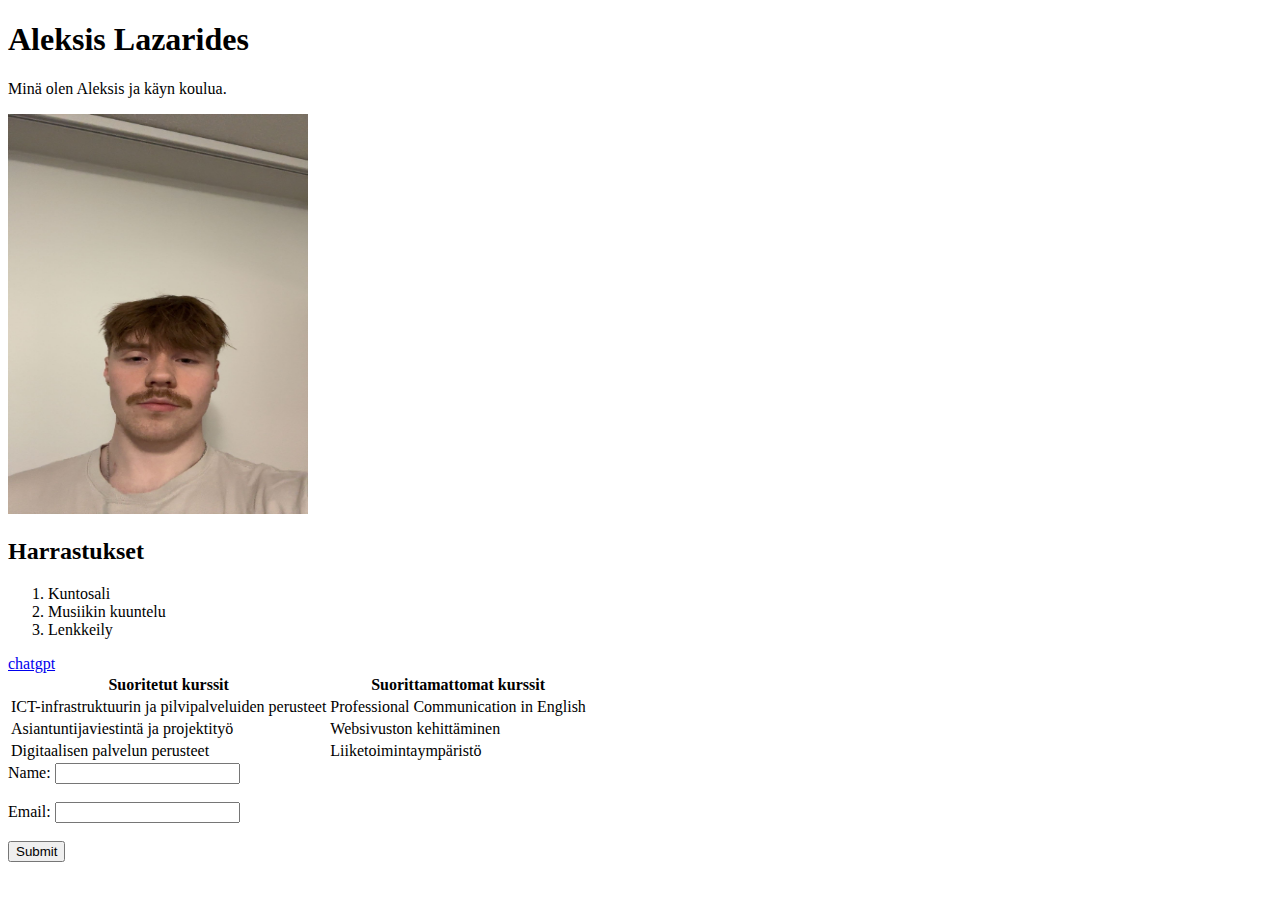
<file: WS01_HTML/index.html>
<!DOCTYPE html>
<html>
    <head>
        <title>My First HTML Page</title>
    </head>
    <body>
        <h1>Aleksis Lazarides</h1>
        <p>Minä olen Aleksis ja käyn koulua.</p>
        <img src="aleksiskuva.jpg" alt="Aleksis Lazarides"
        width ="300" height="400">
        <h2>Harrastukset</h2>
    <ol>
        <li>Kuntosali</li>
        <li>Musiikin kuuntelu</li>
        <li>Lenkkeily</li>
    </ol>
    <a href="https://chatgpt.com/">chatgpt</a>
    <table>
    <tr>
        <th>Suoritetut kurssit</th>
        <th>Suorittamattomat kurssit</th>
    </tr>
    <tr>
        <td>ICT-infrastruktuurin ja pilvipalveluiden perusteet</td>
        <td>Professional Communication in English</td>
    </tr>
    <tr>
        <td> Asiantuntijaviestintä ja projektityö</td>
        <td>Websivuston kehittäminen</td>
    </tr>
    <tr>
        <td>Digitaalisen palvelun perusteet</td>
        <td>Liiketoimintaympäristö</td>
    </tr>
    </table>
    <form>
    <label for="name">Name:</label>
    <input type="text" id="name" name="name"><br><br>
    <label for="email">Email:</label>
    <input type="email" id="email" name="email"><br><br>
    <input type="submit" value="Submit">
    </form>
</body>
</html>
</file>
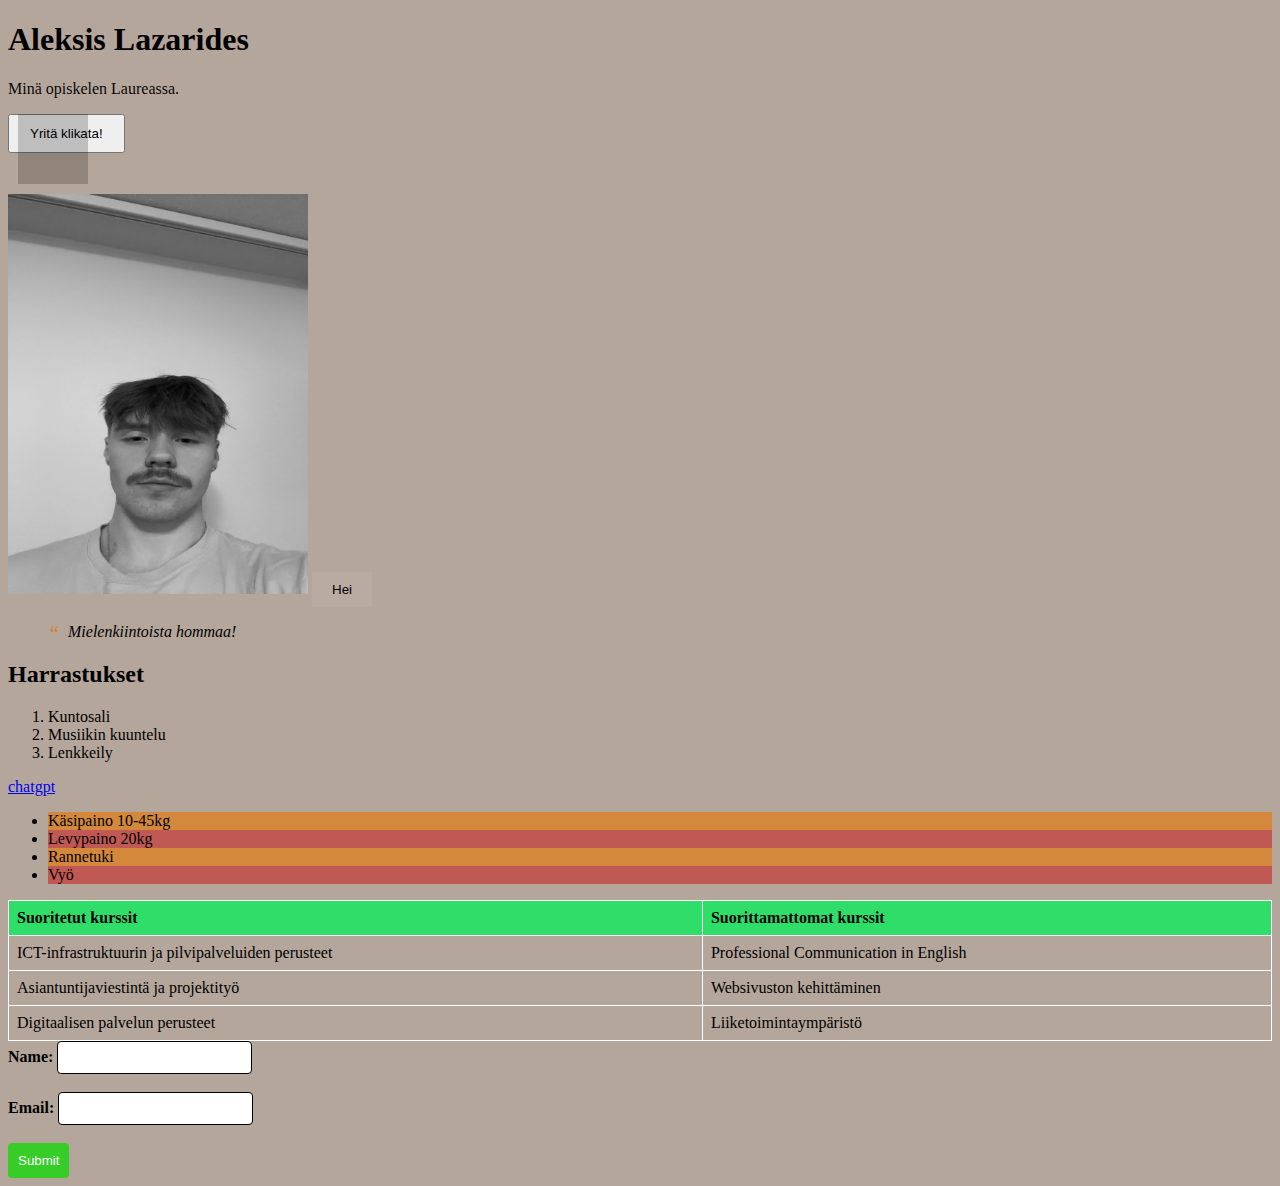
<file: WS03_CSS_Advance/index.html>
<!DOCTYPE html>
<html>
    <head>
        <title>My First HTML Page</title>
        <link rel="stylesheet" href="styles/style.css">
    </head>
    <body>
        <h1>Aleksis Lazarides</h1>
        <p>Minä opiskelen Laureassa.</p>
        <button id="escapeBtn" style="position: absolute; padding: 10px 20px;">
  Yritä klikata!
</button>

<script>
const btn = document.getElementById('escapeBtn');
btn.addEventListener('mouseover', () => {
  const x = Math.random() * (window.innerWidth - 100);
  const y = Math.random() * (window.innerHeight - 50);
  btn.style.left = x + 'px';
  btn.style.top = y + 'px';
});
</script>
        <div class="animation-box"></div>
        <img src="./images/aleksiskuva.jpg" alt="Aleksis Lazarides" class="filter-image"
        width ="300" height="400">
        <button class="transition-button">Hei</button>
        <blockquote class="quote">
        Mielenkiintoista hommaa!
      </blockquote>
        <h2>Harrastukset</h2>
    <ol>
        <li>Kuntosali</li>
        <li>Musiikin kuuntelu</li>
        <li>Lenkkeily</li>
    </ol>
    <a href="https://chatgpt.com/">chatgpt</a>
    <table>
    <tr>
        <th>Suoritetut kurssit</th>
        <th>Suorittamattomat kurssit</th>
    </tr>
    <tr>
        <td>ICT-infrastruktuurin ja pilvipalveluiden perusteet</td>
        <td>Professional Communication in English</td>
    </tr>
    <tr>
        <td> Asiantuntijaviestintä ja projektityö</td>
        <td>Websivuston kehittäminen</td>
    </tr>
    <tr>
        <td>Digitaalisen palvelun perusteet</td>
        <td>Liiketoimintaympäristö</td>
    </tr>
    <ul class="pseudo-list">
        <li>Käsipaino 10-45kg</li>
        <li>Levypaino 20kg</li>
        <li>Rannetuki</li>
        <li>Vyö</li>
      </ul>
    </table>
    <form>
    <label for="name">Name:</label>
    <input type="text" id="name" name="name"><br><br>
    <label for="email">Email:</label>
    <input type="email" id="email" name="email"><br><br>
    <input type="submit" value="Submit">
    </form>
</body>
</html>
</file>
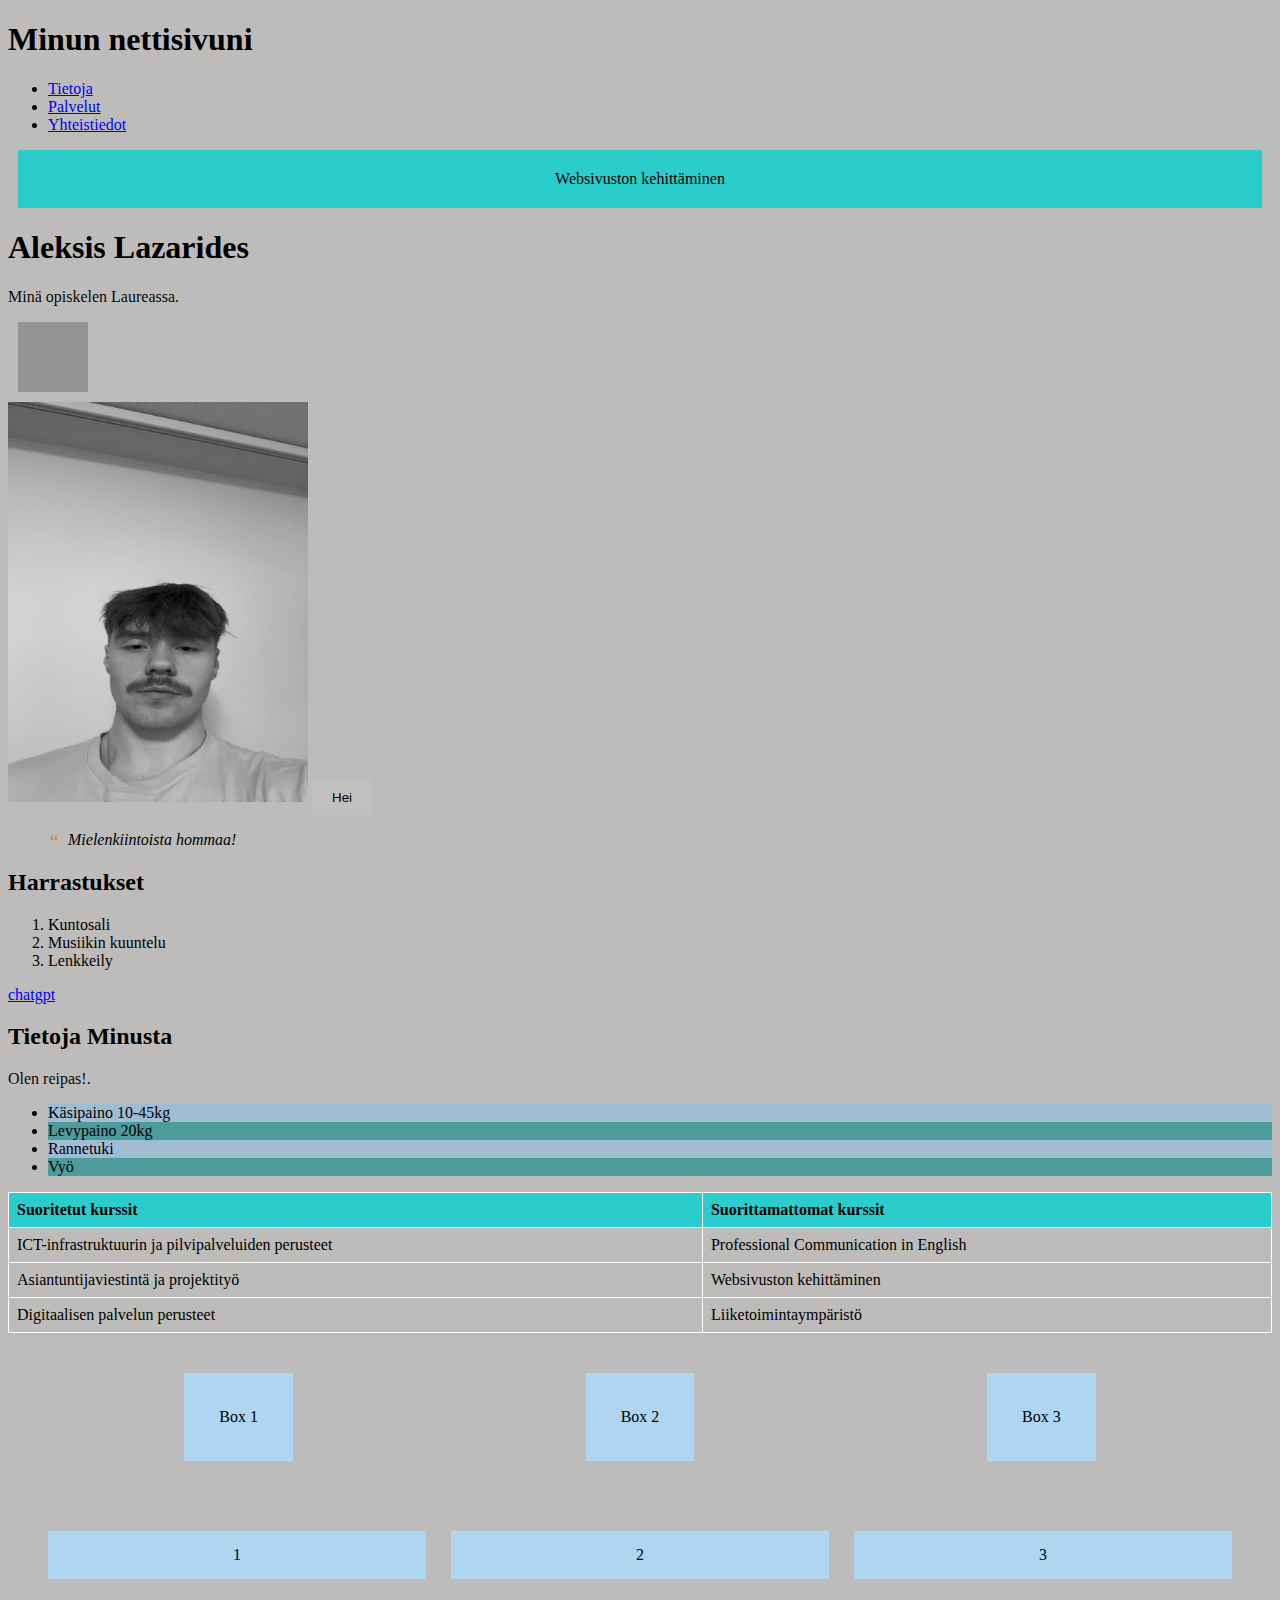
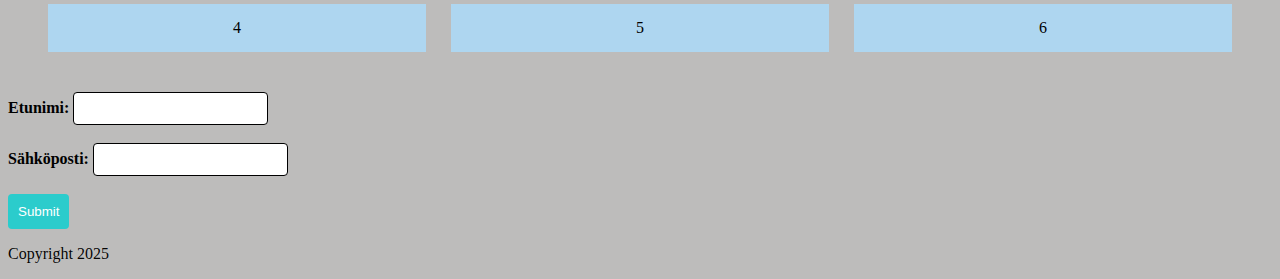
<file: WS04_Layout/index.html>
<!DOCTYPE html>
<html>

<head>
    <title>My First HTML Page</title>
    <link rel="stylesheet" href="styles/style.css">
</head>

<body>
    <header>
        <h1>Minun nettisivuni</h1>
        <nav>
            <ul>
                <li><a href="#about">Tietoja</a></li>
                <li><a href="#services">Palvelut</a></li>
                <li><a href="#contact">Yhteistiedot</a></li>
            </ul>
        </nav>
    </header>
<main>
    <div class="responsive-box">Websivuston kehittäminen</div>
    <h1>Aleksis Lazarides</h1>
    <p>Minä opiskelen Laureassa.</p>
    <div class="animation-box"></div>
    <img src="./images/aleksiskuva.jpg" alt="Aleksis Lazarides" class="filter-image" width="300" height="400">
    <button class="transition-button">Hei</button>
    <blockquote class="quote">
        Mielenkiintoista hommaa!
    </blockquote>
    <h2>Harrastukset</h2>
    <ol>
        <li>Kuntosali</li>
        <li>Musiikin kuuntelu</li>
        <li>Lenkkeily</li>
    </ol>
    <a href="https://chatgpt.com/">chatgpt</a>
    <table>
            <section id="about">
                <h2>Tietoja Minusta</h2>
                <p>Olen reipas!.</p>
            </section>
        
        <tr>
            <th>Suoritetut kurssit</th>
            <th>Suorittamattomat kurssit</th>
        </tr>
        <tr>
            <td>ICT-infrastruktuurin ja pilvipalveluiden perusteet</td>
            <td>Professional Communication in English</td>
        </tr>
        <tr>
            <td> Asiantuntijaviestintä ja projektityö</td>
            <td>Websivuston kehittäminen</td>
        </tr>
        <tr>
            <td>Digitaalisen palvelun perusteet</td>
            <td>Liiketoimintaympäristö</td>
        </tr>
        <ul class="pseudo-list">
            <li>Käsipaino 10-45kg</li>
            <li>Levypaino 20kg</li>
            <li>Rannetuki</li>
            <li>Vyö</li>
        </ul>
    </table>
    <form>
        <div class="flex-container">
            <div class="box">Box 1</div>
            <div class="box">Box 2</div>
            <div class="box">Box 3</div>
        </div>
        <div class="grid-container">
            <div class="grid-item">1</div>
            <div class="grid-item">2</div>
            <div class="grid-item">3</div>
            <div class="grid-item">4</div>
            <div class="grid-item">5</div>
            <div class="grid-item">6</div>
        </div>
        <label for="name">Etunimi:</label>
        <input type="text" id="name" name="name"><br><br>
        <label for="email">Sähköposti:</label>
        <input type="email" id="email" name="email"><br><br>
        <input type="submit" value="Submit">
    </form>
    </div>
    </main>
    <footer>
        <p>Copyright 2025</p>
    </footer>
</body>

</html>
</file>
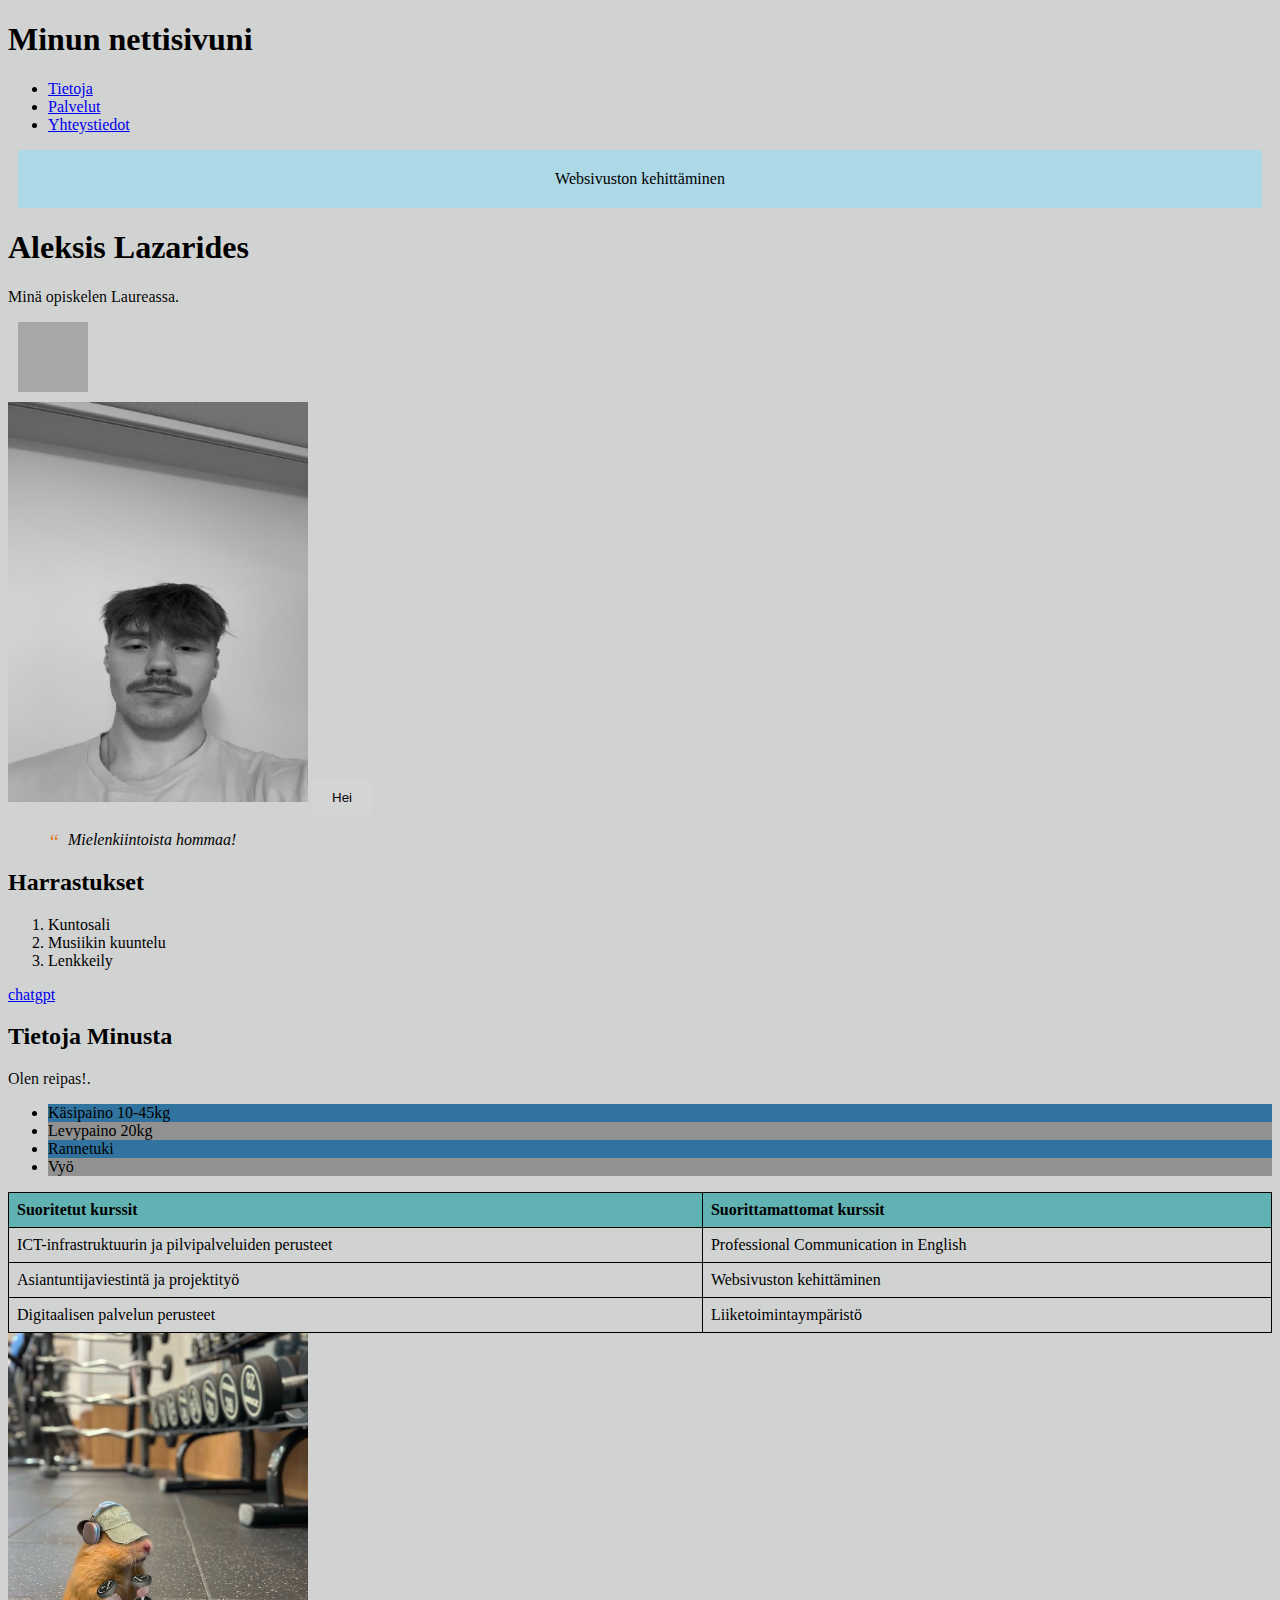
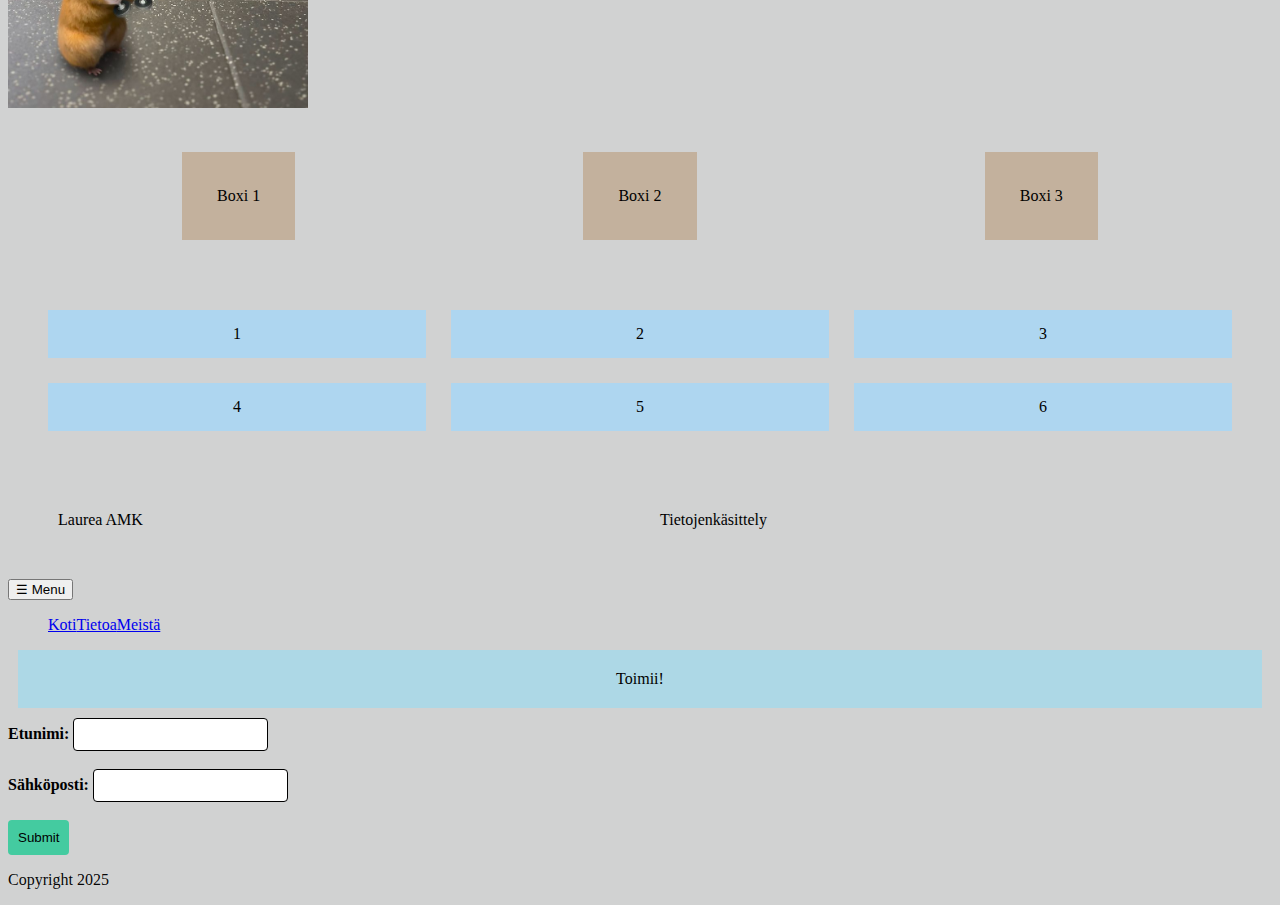
<file: WS05_Respo/index.html>
<!DOCTYPE html>
<html lang="fi">
<html>
  <head>
     <meta charset="UTF-8">
    <meta name="viewport" content="width=device-width, initial-scale=1.0">
    <title>My First HTML Page</title>
    <link rel="stylesheet" href="styles/style.css" />
  </head>
  <body>
    <header>
      <h1>Minun nettisivuni</h1>
      <nav>
        <ul>
          <li>
            <a href="#about">Tietoja</a>
          </li>
          <li>
            <a href="#services">Palvelut</a>
          </li>
          <li>
            <a href="#contact">Yhteystiedot</a>
          </li>
        </ul>
      </nav>
    </header>
    <main>
      <div class="responsive-box">Websivuston kehittäminen</div>
      <h1>Aleksis Lazarides</h1>
      <p>Minä opiskelen Laureassa.</p>
      <div class="animation-box"></div>
      <img
        src="./images/aleksiskuva.jpg"
        alt="Aleksis Lazarides"
        class="filter-image"
        width="300"
        height="400"
      />
      <button class="transition-button">Hei</button>
      <blockquote class="quote">Mielenkiintoista hommaa!</blockquote>
      <h2>Harrastukset</h2>
      <ol>
        <li>Kuntosali</li>
        <li>Musiikin kuuntelu</li>
        <li>Lenkkeily</li>
      </ol>
      <a href="https://chatgpt.com/">chatgpt</a>
      <table>
        <section id="about">
          <h2>Tietoja Minusta</h2>
          <p>Olen reipas!.</p>
        </section>
        <tr>
          <th>Suoritetut kurssit</th>
          <th>Suorittamattomat kurssit</th>
        </tr>
        <tr>
          <td>ICT-infrastruktuurin ja pilvipalveluiden perusteet</td>
          <td>Professional Communication in English</td>
        </tr>
        <tr>
          <td>Asiantuntijaviestintä ja projektityö</td>
          <td>Websivuston kehittäminen</td>
        </tr>
        <tr>
          <td>Digitaalisen palvelun perusteet</td>
          <td>Liiketoimintaympäristö</td>
        </tr>
        <ul class="pseudo-list">
          <li>Käsipaino 10-45kg</li>
          <li>Levypaino 20kg</li>
          <li>Rannetuki</li>
          <li>Vyö</li>
        </ul>
      </table>
      <form>
        <img src="./images/marsu.jpg" alt="Responsive Image" class="responsive-image" width="300"
        height="400">
        <div class="flex-container">
          <div class="box">Boxi 1</div>
          <div class="box">Boxi 2</div>
          <div class="box">Boxi 3</div>
        </div>
        <div class="grid-container">
          <div class="grid-item">1</div>
          <div class="grid-item">2</div>
          <div class="grid-item">3</div>
          <div class="grid-item">4</div>
          <div class="grid-item">5</div>
          <div class="grid-item">6</div>
        </div>
        <div class="responsive-container">
      <div class="column">Laurea AMK</div>
      <div class="column">Tietojenkäsittely</div>
    </div>
    <nav class="responsive-nav">
      <button class="menu-toggle">☰ Menu</button>
      <ul class="nav-list">
        <li><a href="#">Koti</a></li>
        <li><a href="#">Tietoa</a></li>
        <li><a href="#">Meistä</a></li>
      </ul>
    </nav>
    <div class="media-query-box">Toimii!</div>
        <label for="name">Etunimi:</label>
        <input type="text" id="name" name="name" />
        <br />
        <br />
        <label for="email">Sähköposti:</label>
        <input type="email" id="email" name="email" />
        <br />
        <br />
        <input type="submit" value="Submit" />
      </form>
    </main>
    <footer>
      <p>Copyright 2025</p>
    </footer>
  </body>
</html>
</file>
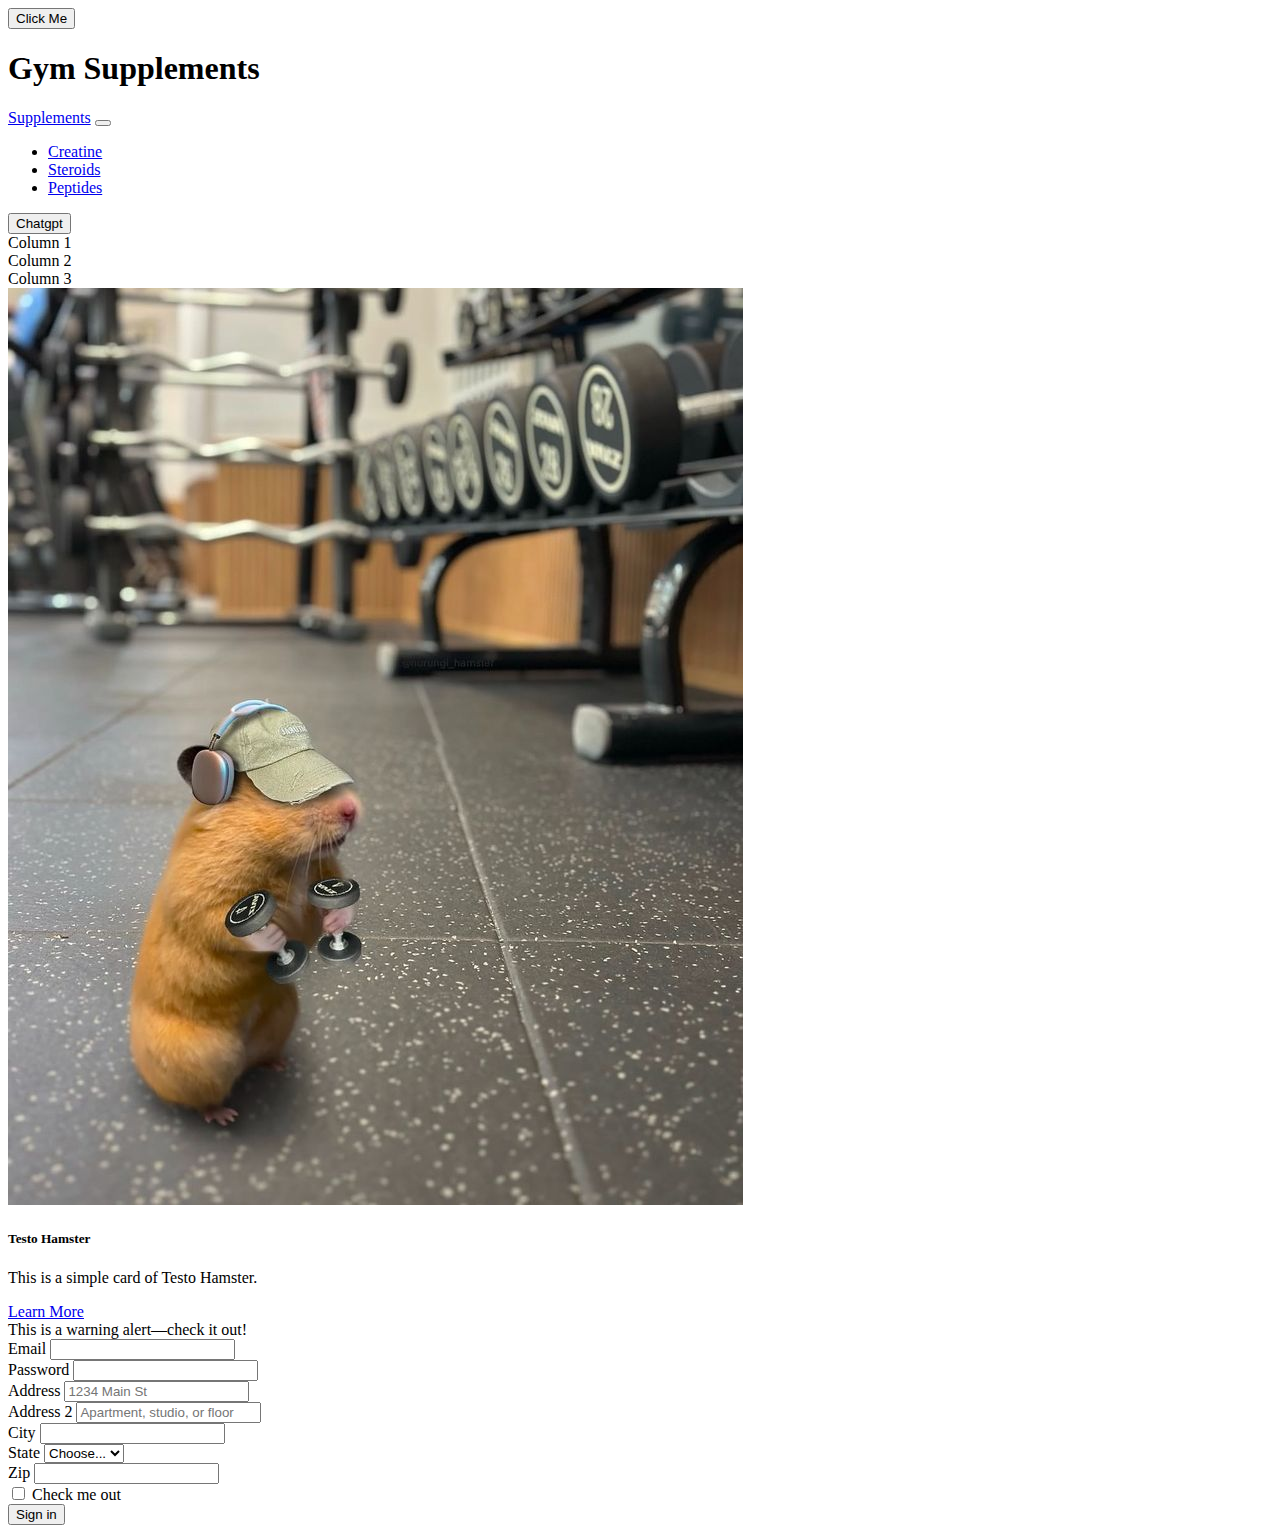
<file: WS06_Boot/index.html>
<!DOCTYPE html>
<html lang="en">
  <head>
    <meta charset="utf-8">
    <meta name="viewport" content="width=device-width, initial-scale=1">
    <title>Bootstrap demo</title>
    <link href="https://cdn.jsdelivr.net/npm/bootstrap@5.3.8/dist/css/bootstrap.min.css" rel="stylesheet" integrity="sha384-sRIl4kxILFvY47J16cr9ZwB07vP4J8+LH7qKQnuqkuIAvNWLzeN8tE5YBujZqJLB" crossorigin="anonymous">
  </head>
  <body>
    <button class="btn btn-secondary">Click Me</button>
    <h1>Gym Supplements</h1>
    <nav class="navbar navbar-expand-lg navbar-light bg-light">
      <a class="navbar-brand" href="#">Supplements</a>
      <button class="navbar-toggler" type="button" data-toggle="collapse" data-target="#navbarNav" aria-controls="navbarNav" aria-expanded="false" aria-label="Toggle navigation">
        <span class="navbar-toggler-icon"></span>
      </button>
      <div class="collapse navbar-collapse" id="navbarNav">
        <ul class="navbar-nav">
          <li class="nav-item active">
            <a class="nav-link" href="#">Creatine</a>
          </li>
          <li class="nav-item">
            <a class="nav-link" href="#">Steroids</a>
          </li>
          <li class="nav-item">
            <a class="nav-link" href="#">Peptides</a>
          </li>
        </ul>
      </div>
    </nav>
    <a href="https://chatgpt.com/">
  <button>Chatgpt</button>
</a>
    <script src="https://cdn.jsdelivr.net/npm/bootstrap@5.3.8/dist/js/bootstrap.bundle.min.js" integrity="sha384-FKyoEForCGlyvwx9Hj09JcYn3nv7wiPVlz7YYwJrWVcXK/BmnVDxM+D2scQbITxI" crossorigin="anonymous"></script>
    <div class="container">
      <div class="row">
        <div class="col-md-4 col-12">Column 1</div>
        <div class="col-md-4 col-12">Column 2</div>
        <div class="col-md-4 col-12">Column 3</div>
      </div>
    </div>
    <div class="card" style="width: 18rem;">
      <img src="./images/marsu.jpg" class="card-img-top" alt="Card Image">
      <div class="card-body">
        <h5 class="card-title">Testo Hamster</h5>
        <p class="card-text">This is a simple card of Testo Hamster.</p>
        <a href="#" class="btn btn-secondary">Learn More</a>
      </div>
    </div>
    <div class="alert alert-danger" role="alert">
      This is a warning alert—check it out!
    </div>

    <form class="row g-3">
  <div class="col-md-6">
    <label for="inputEmail4" class="form-label">Email</label>
    <input type="email" class="form-control" id="inputEmail4">
  </div>
  <div class="col-md-6">
    <label for="inputPassword4" class="form-label">Password</label>
    <input type="password" class="form-control" id="inputPassword4">
  </div>
  <div class="col-12">
    <label for="inputAddress" class="form-label">Address</label>
    <input type="text" class="form-control" id="inputAddress" placeholder="1234 Main St">
  </div>
  <div class="col-12">
    <label for="inputAddress2" class="form-label">Address 2</label>
    <input type="text" class="form-control" id="inputAddress2" placeholder="Apartment, studio, or floor">
  </div>
  <div class="col-md-6">
    <label for="inputCity" class="form-label">City</label>
    <input type="text" class="form-control" id="inputCity">
  </div>
  <div class="col-md-4">
    <label for="inputState" class="form-label">State</label>
    <select id="inputState" class="form-select">
      <option selected>Choose...</option>
      <option>...</option>
    </select>
  </div>
  <div class="col-md-2">
    <label for="inputZip" class="form-label">Zip</label>
    <input type="text" class="form-control" id="inputZip">
  </div>
  <div class="col-12">
    <div class="form-check">
      <input class="form-check-input" type="checkbox" id="gridCheck">
      <label class="form-check-label" for="gridCheck">
        Check me out
      </label>
    </div>
  </div>
  <div class="col-12">
    <button type="submit" class="btn btn-primary">Sign in</button>
  </div>
</form>
  </body>
</html>
</file>
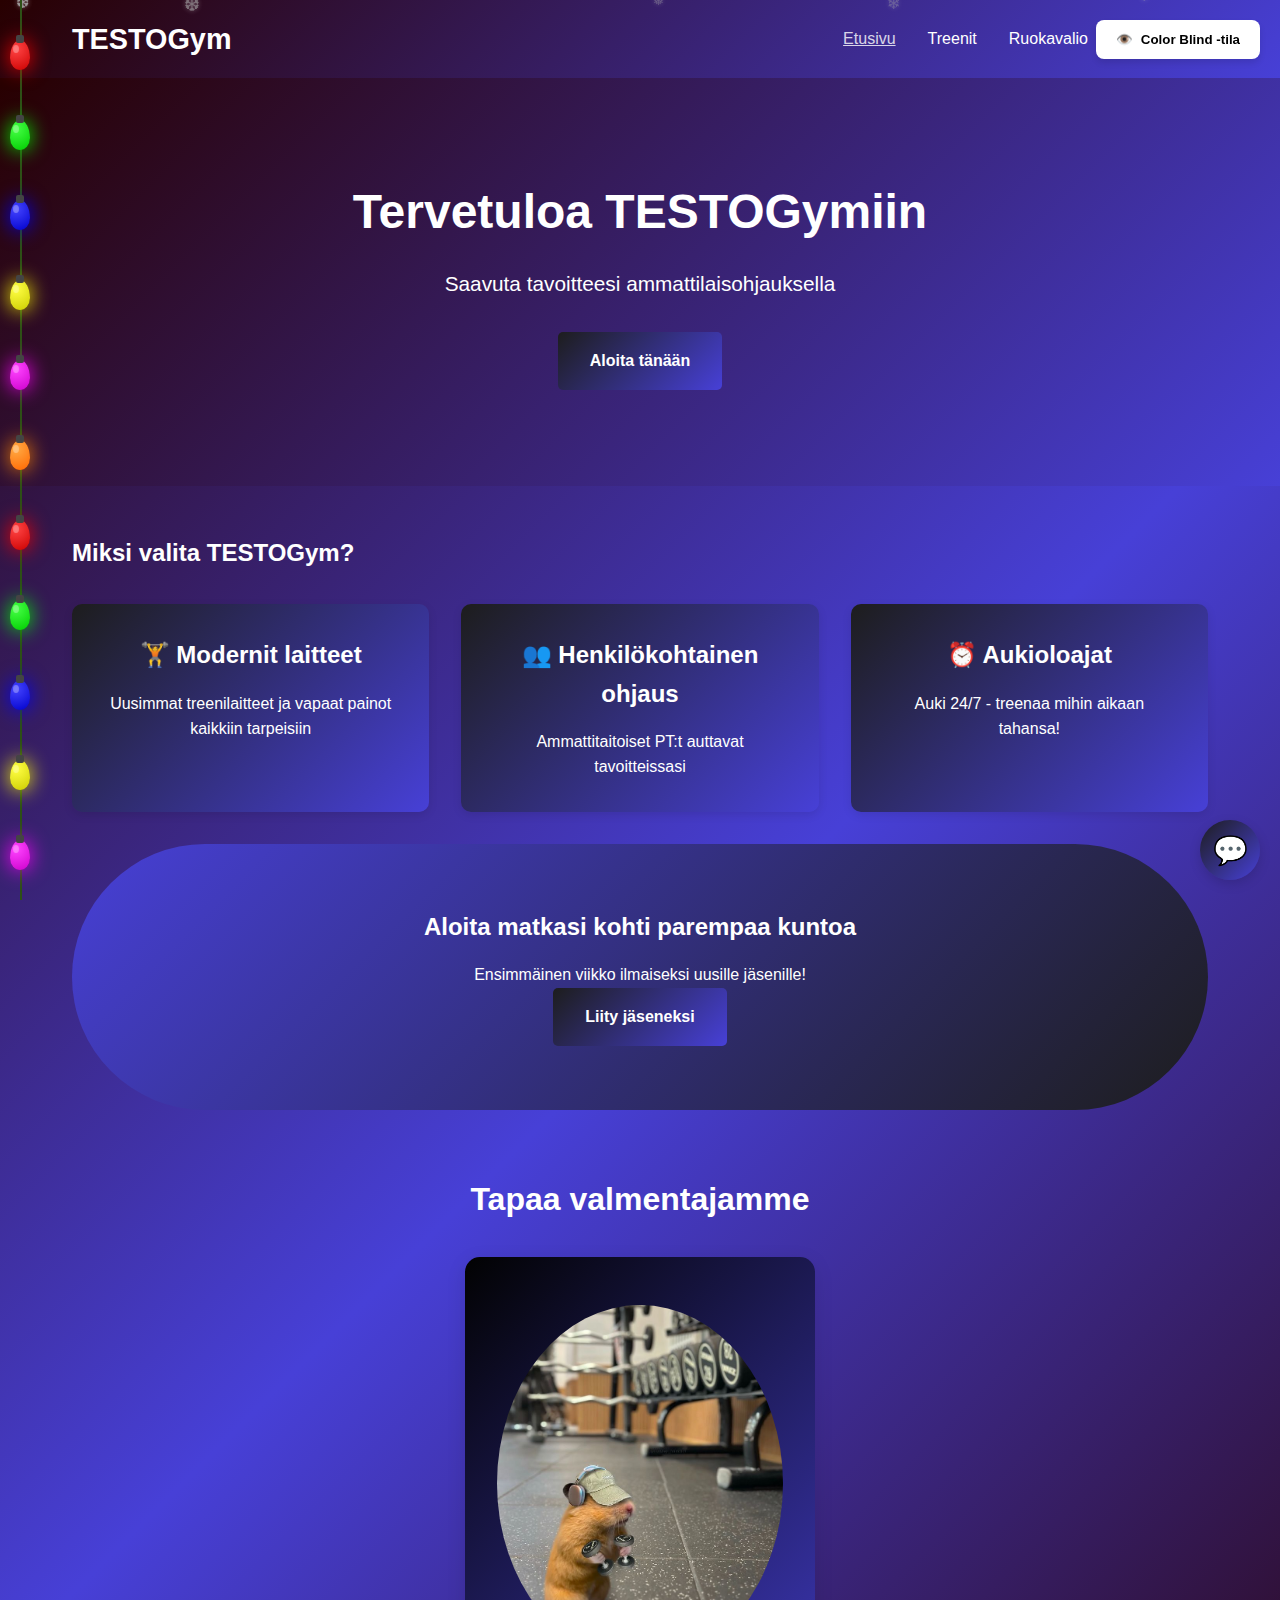
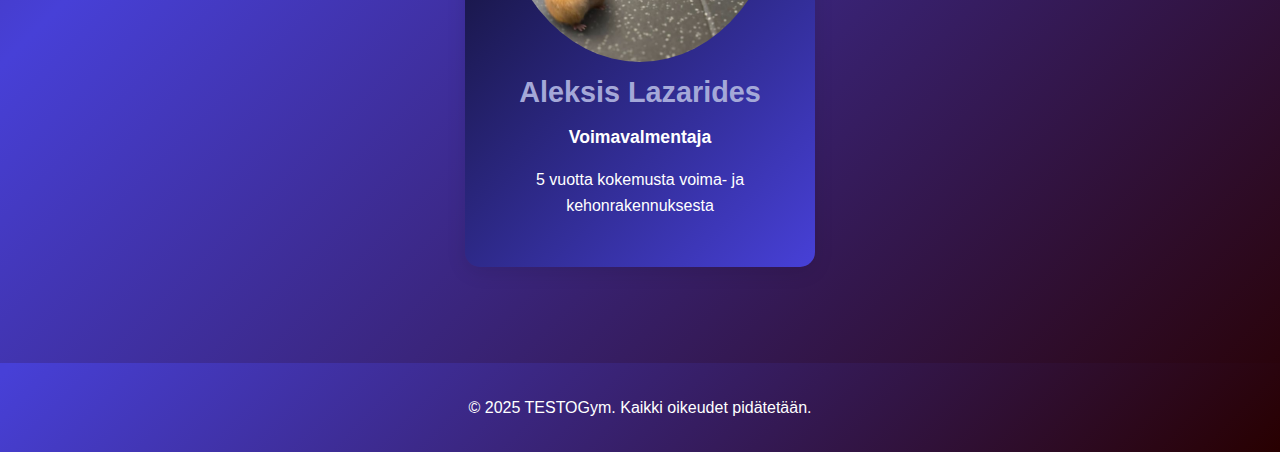
<file: WS07_Projekityo/index.html>
<!DOCTYPE html>
<html lang="fi">
<head>
    <meta charset="UTF-8">
    <meta name="viewport" content="width=device-width, initial-scale=1.0">
    <title>TESTOGym - Etusivu</title>
    <link rel="stylesheet" href="styles/style.css">
    <style>
    .toggle-btn {
        position: fixed;
        top: 20px;
        right: 20px;
        padding: 12px 20px;
        background: white;
        border: none;
        border-radius: 8px;
        font-weight: 600;
        cursor: pointer;
        box-shadow: 0 4px 6px rgba(0, 0, 0, 0.1);
        display: flex;
        align-items: center;
        gap: 8px;
        transition: all 0.3s ease;
        z-index: 1000;
    }

    .toggle-btn:hover {
        background: #f3f4f6;
        transform: translateY(-2px);
    }

    body.colorblind-mode {
        filter: grayscale(100%) contrast(120%);
    }

    body.colorblind-mode .toggle-btn {
        background: #1f2937;
        color: #fcd34d;
        filter: none;
    }
    .chatbot-container {
        position: fixed;
        bottom: 20px;
        right: 20px;
        z-index: 1000;
    }

    .chat-button {
        width: 60px;
        height: 60px;
        border-radius: 50%;
        background: linear-gradient(135deg, #1d1d1d 0%, #4740d7 100%);
        border: none;
        cursor: pointer;
        box-shadow: 0 4px 12px rgba(0, 0, 0, 0.15);
        display: flex;
        align-items: center;
        justify-content: center;
        font-size: 28px;
        transition: transform 0.3s ease;
    }

    .chat-button:hover {
        transform: scale(1.1);
    }

    .chat-window {
        position: absolute;
        bottom: 80px;
        right: 0;
        width: 350px;
        height: 500px;
        background: white;
        border-radius: 12px;
        box-shadow: 0 8px 24px rgba(0, 0, 0, 0.2);
        display: none;
        flex-direction: column;
        overflow: hidden;
    }

    .chat-window.active {
        display: flex;
    }

    .chat-header {
        background: linear-gradient(135deg, #1d1d1d 0%, #4740d7 100%);
        color: white;
        padding: 20px;
        font-weight: 600;
        display: flex;
        justify-content: space-between;
        align-items: center;
    }

    .chat-close {
        background: none;
        border: none;
        color: white;
        font-size: 24px;
        cursor: pointer;
        padding: 0;
        width: 30px;
        height: 30px;
    }

    .chat-messages {
        flex: 1;
        padding: 20px;
        overflow-y: auto;
        background: #f9fafb;
    }

    .message {
        margin-bottom: 15px;
        display: flex;
        gap: 10px;
    }

    .message.bot {
        justify-content: flex-start;
    }

    .message.user {
        justify-content: flex-end;
    }

    .message-bubble {
        max-width: 70%;
        padding: 12px 16px;
        border-radius: 18px;
        line-height: 1.4;
        font-size: 14px;
    }

    .message.bot .message-bubble {
        background: white;
        color: #1f2937;
        border-bottom-left-radius: 4px;
        box-shadow: 0 1px 2px rgba(0, 0, 0, 0.1);
    }

    .message.user .message-bubble {
        background: linear-gradient(135deg, #1d1d1d 0%, #4740d7 100%);
        color: white;
        border-bottom-right-radius: 4px;
    }

    .chat-options {
        padding: 15px;
        background: white;
        border-top: 1px solid #e5e7eb;
    }

    .option-button {
        width: 100%;
        padding: 12px;
        margin-bottom: 8px;
        background: #f3f4f6;
        border: 1px solid #e5e7eb;
        border-radius: 8px;
        cursor: pointer;
        font-size: 14px;
        transition: all 0.2s ease;
        text-align: left;
    }

    .option-button:hover {
        background: #e5e7eb;
        border-color: #4740d7;
    }

    .option-button:last-child {
        margin-bottom: 0;
    }

    .typing-indicator {
        display: none;
        padding: 12px 16px;
        background: white;
        border-radius: 18px;
        border-bottom-left-radius: 4px;
        box-shadow: 0 1px 2px rgba(0, 0, 0, 0.1);
        width: fit-content;
    }

    .typing-indicator.active {
        display: block;
    }

    .typing-indicator span {
        display: inline-block;
        width: 8px;
        height: 8px;
        border-radius: 50%;
        background: #9ca3af;
        margin: 0 2px;
        animation: typing 1.4s infinite;
    }

    .typing-indicator span:nth-child(2) {
        animation-delay: 0.2s;
    }

    .typing-indicator span:nth-child(3) {
        animation-delay: 0.4s;
    }

    @keyframes typing {
        0%, 60%, 100% {
            transform: translateY(0);
        }
        30% {
            transform: translateY(-10px);
        }
    }
</style>
    <style>
    .christmas-lights {
        position: fixed;
        left: 0;
        top: 0;
        height: 100%;
        width: 60px;
        z-index: 999;
        pointer-events: none;
    }

    .lights-wire {
        position: absolute;
        left: 20px;
        top: 0;
        width: 2px;
        height: 100%;
        background: #2d5016;
    }

    .light {
        position: absolute;
        left: 10px;
        width: 20px;
        height: 30px;
        border-radius: 50% 50% 50% 50% / 60% 60% 40% 40%;
        animation: twinkle 2s infinite;
    }

    .light::before {
        content: '';
        position: absolute;
        top: -5px;
        left: 50%;
        transform: translateX(-50%);
        width: 8px;
        height: 8px;
        background: #444;
        border-radius: 2px;
    }

    .light::after {
        content: '';
        position: absolute;
        top: 5px;
        left: 3px;
        width: 6px;
        height: 8px;
        background: rgba(255, 255, 255, 0.3);
        border-radius: 50%;
    }

    .light.red {
        background: radial-gradient(circle at 30% 30%, #ff4444, #cc0000);
        box-shadow: 0 0 20px #ff0000;
    }

    .light.green {
        background: radial-gradient(circle at 30% 30%, #44ff44, #00cc00);
        box-shadow: 0 0 20px #00ff00;
    }

    .light.blue {
        background: radial-gradient(circle at 30% 30%, #4444ff, #0000cc);
        box-shadow: 0 0 20px #0000ff;
    }

    .light.yellow {
        background: radial-gradient(circle at 30% 30%, #ffff44, #cccc00);
        box-shadow: 0 0 20px #ffff00;
    }

    .light.purple {
        background: radial-gradient(circle at 30% 30%, #ff44ff, #cc00cc);
        box-shadow: 0 0 20px #ff00ff;
    }

    .light.orange {
        background: radial-gradient(circle at 30% 30%, #ffaa44, #ff6600);
        box-shadow: 0 0 20px #ff8800;
    }

    @keyframes twinkle {
        0%, 100% {
            opacity: 1;
            filter: brightness(1);
        }
        50% {
            opacity: 0.4;
            filter: brightness(0.6);
        }
    }

    .light:nth-child(2) { animation-delay: 0s; }
    .light:nth-child(3) { animation-delay: 0.3s; }
    .light:nth-child(4) { animation-delay: 0.6s; }
    .light:nth-child(5) { animation-delay: 0.9s; }
    .light:nth-child(6) { animation-delay: 1.2s; }
    .light:nth-child(7) { animation-delay: 1.5s; }
    .light:nth-child(8) { animation-delay: 0.2s; }
    .light:nth-child(9) { animation-delay: 0.5s; }
    .light:nth-child(10) { animation-delay: 0.8s; }
    .light:nth-child(11) { animation-delay: 1.1s; }
    .light:nth-child(12) { animation-delay: 1.4s; }
    .light:nth-child(13) { animation-delay: 0.4s; }
    .light:nth-child(14) { animation-delay: 0.7s; }
    .light:nth-child(15) { animation-delay: 1.0s; }
</style>
</head>
<body>
    <nav class="navbar">
        <div class="nav-container">
            <h1 class="logo">TESTOGym</h1>
            <ul class="nav-links">
                <li><a href="index.html" class="active">Etusivu</a></li>
                <li><a href="treenit.html">Treenit</a></li>
                <li><a href="ruokavalio.html">Ruokavalio</a></li>
                <li><a href="yhteystiedot.html">Yhteystiedot</a></li>
            </ul>
        </div>
    </nav>

    <header class="hero">
        <div class="hero-content">
            <h1>Tervetuloa TESTOGymiin</h1>
            <p>Saavuta tavoitteesi ammattilaisohjauksella</p>
            <a href="yhteystiedot.html" class="cta-button">Aloita tänään</a>
        </div>
    </header>

    <main class="container">
        <section class="intro">
            <h2>Miksi valita TESTOGym?</h2>
            <div class="features">
                <div class="feature-card">
                    <h3>🏋️ Modernit laitteet</h3>
                    <p>Uusimmat treenilaitteet ja vapaat painot kaikkiin tarpeisiin</p>
                </div>
                <div class="feature-card">
                    <h3>👥 Henkilökohtainen ohjaus</h3>
                    <p>Ammattitaitoiset PT:t auttavat tavoitteissasi</p>
                </div>
                <div class="feature-card">
                    <h3>⏰ Aukioloajat</h3>
                    <p>Auki 24/7 - treenaa mihin aikaan tahansa!</p>
                </div>
            </div>
        </section>

        <section class="cta-section">
            <h2>Aloita matkasi kohti parempaa kuntoa</h2>
            <p>Ensimmäinen viikko ilmaiseksi uusille jäsenille!</p>
            <a href="yhteystiedot.html" class="cta-button">Liity jäseneksi</a>
        </section>

        <button class="toggle-btn" onclick="toggleColorBlindMode()">
    <span id="icon">👁️</span>
    <span id="btnText">Color Blind -tila</span>
</button>

<script>
    function toggleColorBlindMode() {
        const body = document.body;
        const icon = document.getElementById('icon');
        const btnText = document.getElementById('btnText');
        
        body.classList.toggle('colorblind-mode');
        
        if (body.classList.contains('colorblind-mode')) {
            icon.textContent = '👁️';
            btnText.textContent = 'Normaali tila';
        } else {
            icon.textContent = '🚫';
            btnText.textContent = 'Color Blind -tila';
        }
    }
</script>

<div class="chatbot-container">
    <button class="chat-button" onclick="toggleChat()">💬</button>
    
    <div class="chat-window" id="chatWindow">
        <div class="chat-header">
            <span>Chat-tuki</span>
            <button class="chat-close" onclick="toggleChat()">×</button>
        </div>
        
        <div class="chat-messages" id="chatMessages">
            <div class="message bot">
                <div class="message-bubble">
                    Hei! 👋 Miten voin auttaa sinua tänään?
                </div>
            </div>
            <div class="typing-indicator" id="typingIndicator">
                <span></span>
                <span></span>
                <span></span>
            </div>
        </div>
        
        <div class="chat-options" id="chatOptions">
            <button class="option-button" onclick="selectOption('aukioloajat')">⏰ Aukioloajat</button>
            <button class="option-button" onclick="selectOption('yhteystiedot')">📞 Yhteystiedot</button>
            <button class="option-button" onclick="selectOption('hinnat')">💰 Hinnat</button>
            <button class="option-button" onclick="selectOption('palvelut')">🛠️ Palvelut</button>
        </div>
    </div>
</div>

<script>
    function toggleChat() {
        const chatWindow = document.getElementById('chatWindow');
        chatWindow.classList.toggle('active');
    }

    function addMessage(text, isBot = true) {
        const messagesDiv = document.getElementById('chatMessages');
        const messageDiv = document.createElement('div');
        messageDiv.className = `message ${isBot ? 'bot' : 'user'}`;
        
        const bubble = document.createElement('div');
        bubble.className = 'message-bubble';
        bubble.textContent = text;
        
        messageDiv.appendChild(bubble);
        messagesDiv.appendChild(messageDiv);
        messagesDiv.scrollTop = messagesDiv.scrollHeight;
    }

    function showTyping() {
        document.getElementById('typingIndicator').classList.add('active');
        const messagesDiv = document.getElementById('chatMessages');
        messagesDiv.scrollTop = messagesDiv.scrollHeight;
    }

    function hideTyping() {
        document.getElementById('typingIndicator').classList.remove('active');
    }

    function selectOption(option) {
        const responses = {
            'aukioloajat': 'Olemme avoinna ma-su 24/7. Tervetuloa pumppaamaan rautaa!.',
            'yhteystiedot': 'Voit tavoittaa meidät:\n📧 info@example.com\n📞 +358 40 123 4567',
            'hinnat': 'Kuukausijäsenyys 49€, Vuosijäsenyys 450€. Opiskelija 35€/kk.',
            'palvelut': 'Meillä on ammattitaitoinen PT, joka opastaa sinua ammattitaitoisesti omiin tavoitteisiisi!'
        };
        const optionTexts = {
            'aukioloajat': 'Aukioloajat',
            'yhteystiedot': 'Yhteystiedot',
            'hinnat': 'Hinnat',
            'palvelut': 'Palvelut'
        };
        
        addMessage(optionTexts[option], false);
        showTyping();
        setTimeout(() => {
            hideTyping();
            addMessage(responses[option], true);
        }, 1000);
    }
</script>

         <section class="trainer-section">
            <h2>Tapaa valmentajamme</h2>
            <div class="trainer-card">
                <img src="./images/marsu.jpg" alt="Aleksis Lazarides" class="trainer-img">
                <h3>Aleksis Lazarides</h3>
                <p class="trainer-title">Voimavalmentaja</p>
                <p class="trainer-bio">5 vuotta kokemusta voima- ja kehonrakennuksesta</p>
            </div>
        </section>
    </main>

    <div class="christmas-lights">
    <div class="lights-wire"></div>
</div>

<script>
    function createChristmasLights() {
        const container = document.querySelector('.christmas-lights');
        const colors = ['red', 'green', 'blue', 'yellow', 'purple', 'orange'];
        const spacing = 80; // Valojen väli pikseleinä
        const screenHeight = window.innerHeight;
        const numLights = Math.floor(screenHeight / spacing);

        for (let i = 0; i < numLights; i++) {
            const light = document.createElement('div');
            light.className = `light ${colors[i % colors.length]}`;
            light.style.top = `${(i * spacing) + 40}px`;
            container.appendChild(light);
        }
    }
    window.addEventListener('DOMContentLoaded', createChristmasLights);
    window.addEventListener('resize', () => {
        const container = document.querySelector('.christmas-lights');
        const lights = container.querySelectorAll('.light');
        lights.forEach(light => light.remove());
        createChristmasLights();
    });
</script>

<!-- HTML -->
<div class="snowflakes-container" id="snowContainer"></div>

<!-- JavaScript -->
<script>
    function createSnowflake() {
        const container = document.getElementById('snowContainer');
        const snowflake = document.createElement('div');
        snowflake.classList.add('snowflake');
        const snowflakeSymbols = ['❄', '❅', '❆'];
        snowflake.textContent = snowflakeSymbols[Math.floor(Math.random() * snowflakeSymbols.length)];
        snowflake.style.left = Math.random() * 100 + '%';
        const size = Math.random() * 0.8 + 0.5; // 0.5-1.3em
        snowflake.style.fontSize = size + 'em';
        const duration = Math.random() * 10 + 10; // 10-20 sekuntia
        snowflake.style.animationDuration = duration + 's, ' + (Math.random() * 2 + 3) + 's';
        snowflake.style.animationDelay = Math.random() * 5 + 's';
        snowflake.style.opacity = Math.random() * 0.6 + 0.4; // 0.4-1
        container.appendChild(snowflake);
        setTimeout(() => {
            snowflake.remove();
        }, (duration + 5) * 1000);
    }
    function startSnowfall() {
        for (let i = 0; i < 50; i++) {
            setTimeout(() => createSnowflake(), i * 200);
        }
        setInterval(createSnowflake, 400);
    }
    window.addEventListener('DOMContentLoaded', startSnowfall);
</script>

    <footer>
        <p>&copy; 2025 TESTOGym. Kaikki oikeudet pidätetään.</p>
    </footer>
</body>
</html>
</file>
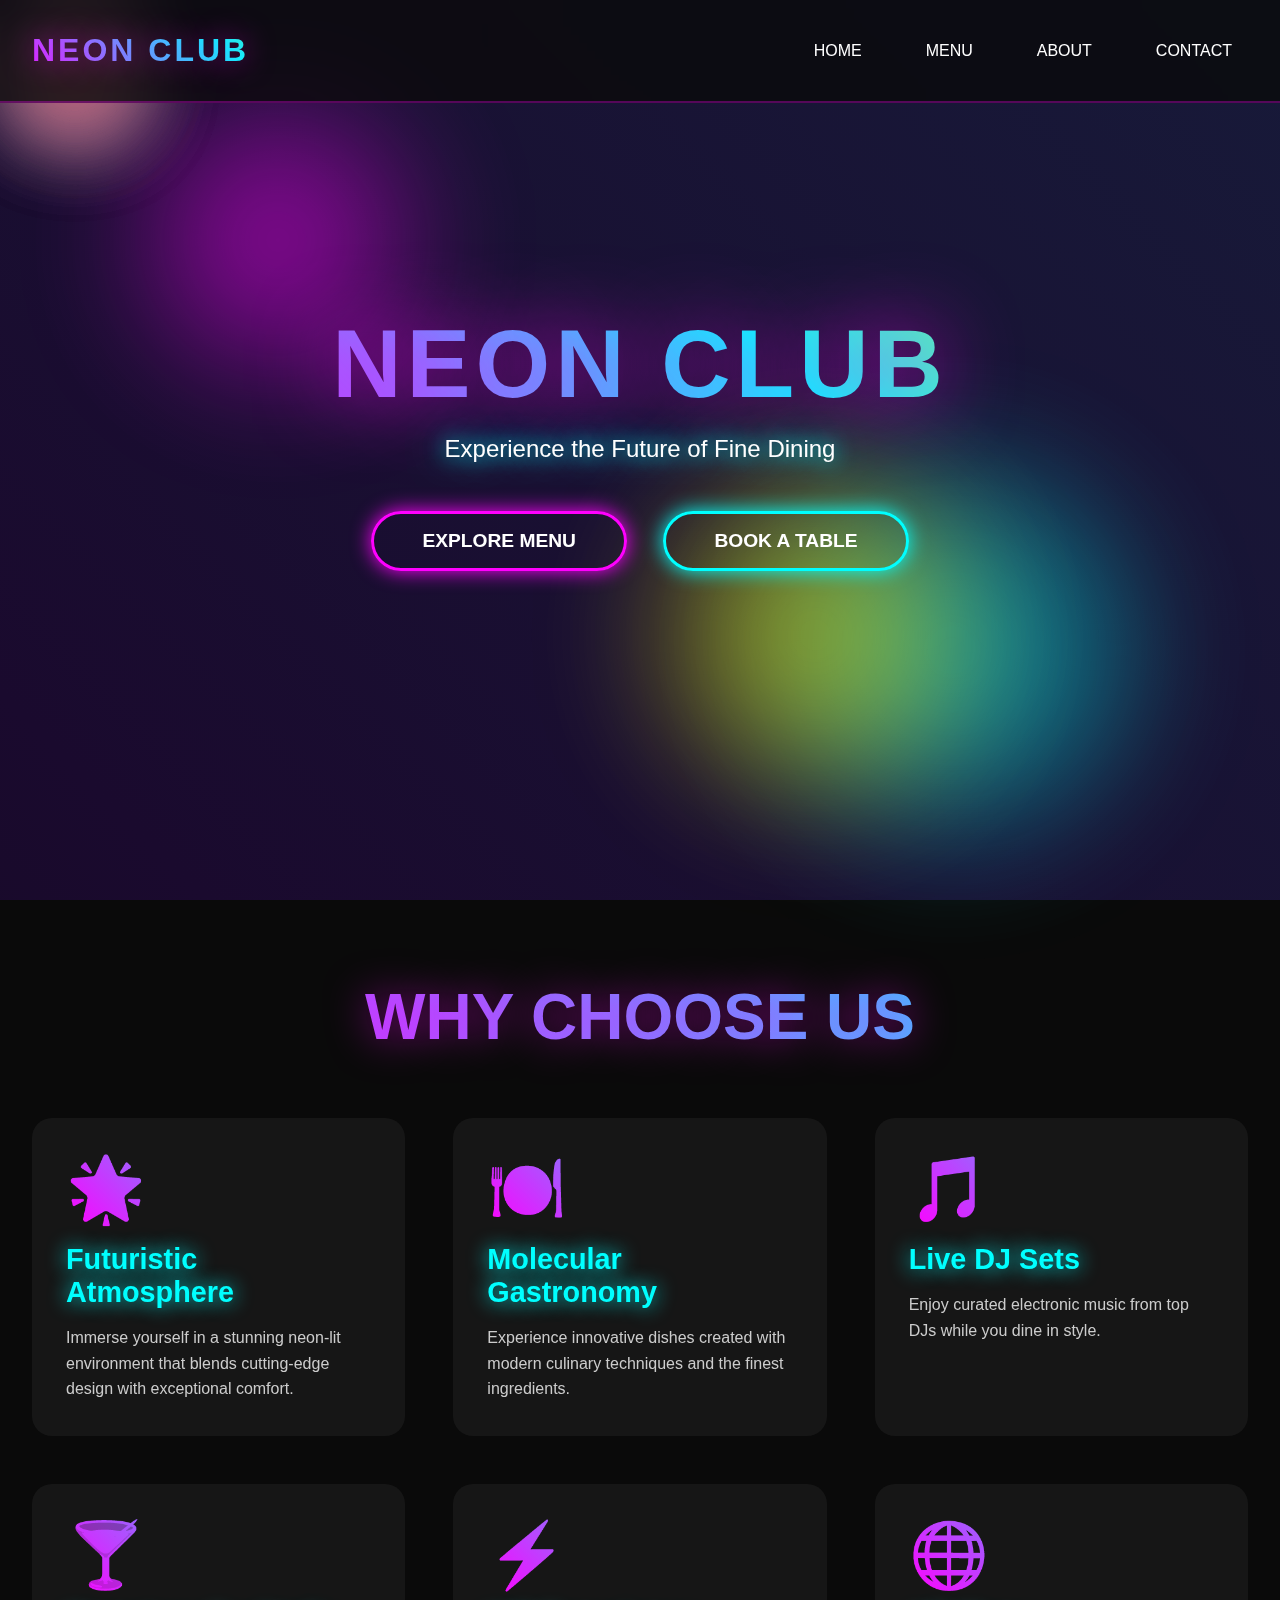
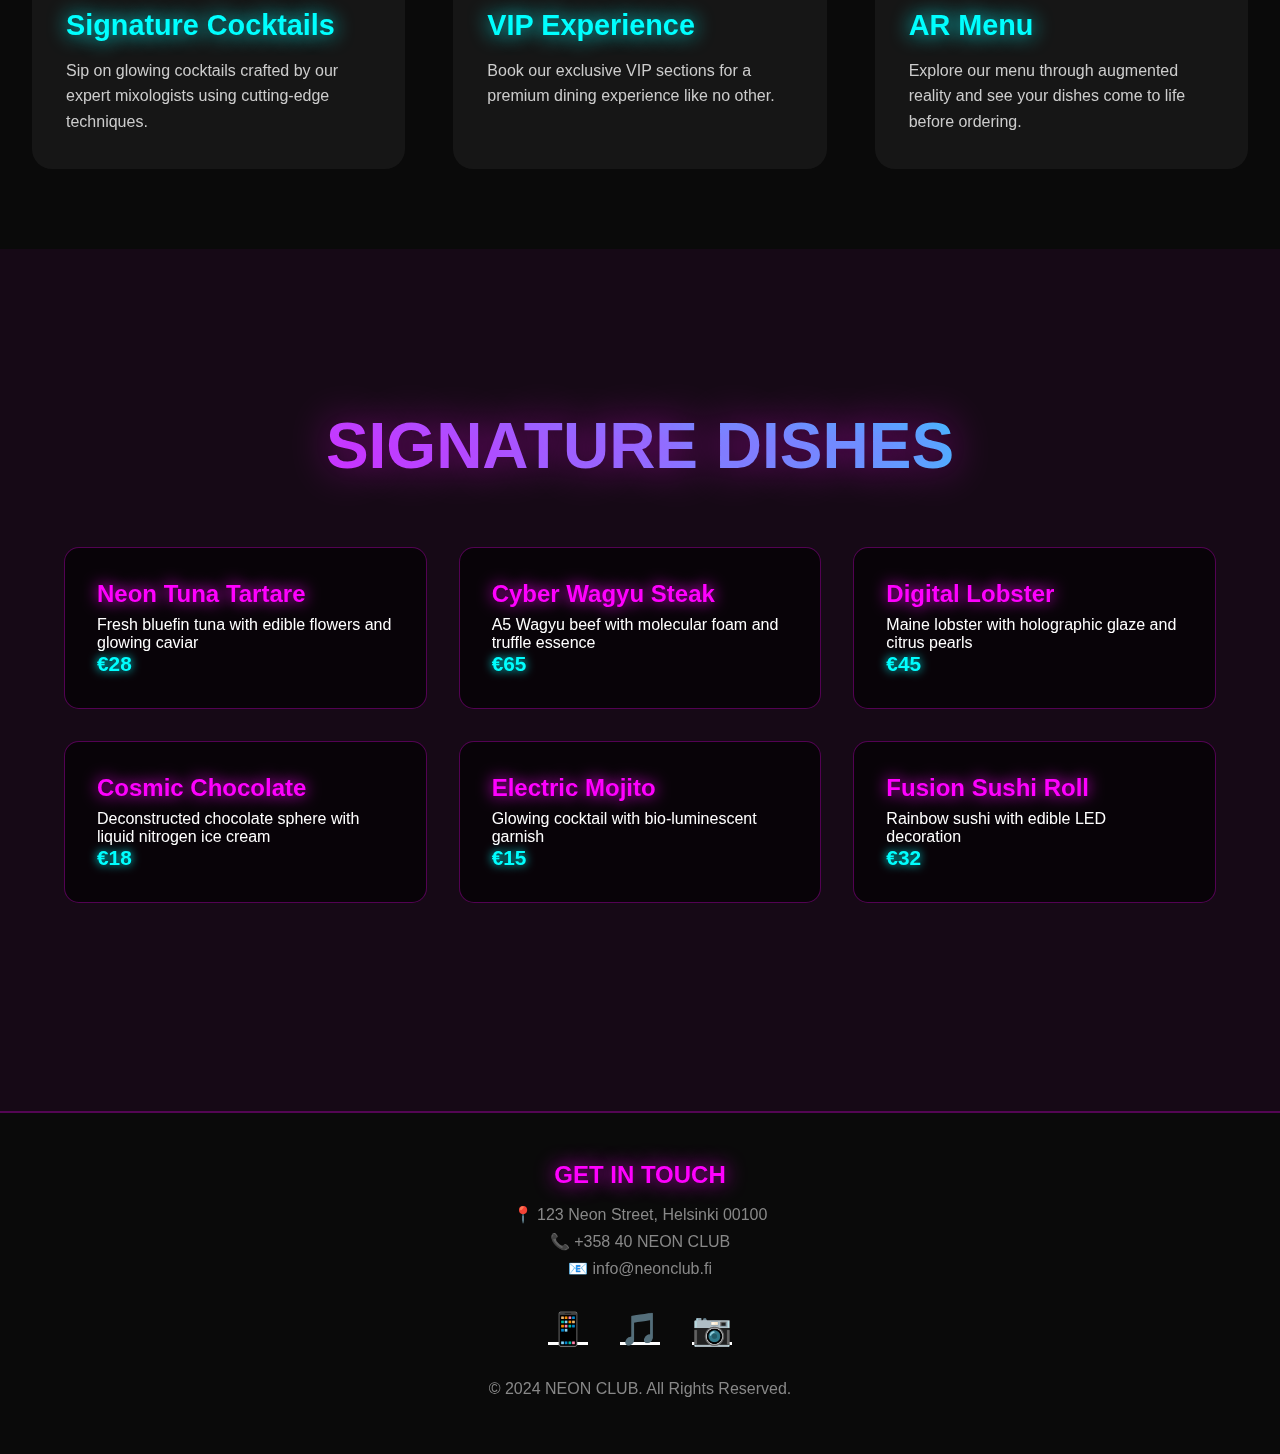
<file: WS08_toinensivu/index.html>
<!DOCTYPE html>
<html lang="en">
<head>
    <meta charset="UTF-8">
    <meta name="viewport" content="width=device-width, initial-scale=1.0">
    <title>NEON CLUB - Future of Dining</title>
    <style>
        * {
            margin: 0;
            padding: 0;
            box-sizing: border-box;
        }

        body {
            font-family: 'Arial', sans-serif;
            background: #0a0a0a;
            color: #fff;
            overflow-x: hidden;
        }

        /* Animated Background */
        .animated-bg {
            position: fixed;
            top: 0;
            left: 0;
            width: 100%;
            height: 100%;
            z-index: -1;
            background: linear-gradient(45deg, #0a0a0a, #1a0a2e, #16213e, #0a0a0a);
            background-size: 400% 400%;
            animation: gradientShift 15s ease infinite;
        }

        @keyframes gradientShift {
            0% { background-position: 0% 50%; }
            50% { background-position: 100% 50%; }
            100% { background-position: 0% 50%; }
        }

        /* Floating Orbs */
        .orb {
            position: fixed;
            border-radius: 50%;
            filter: blur(60px);
            opacity: 0.6;
            animation: float 20s infinite ease-in-out;
            z-index: -1;
        }

        .orb1 {
            width: 300px;
            height: 300px;
            background: radial-gradient(circle, #ff00ff, transparent);
            top: 10%;
            left: 10%;
            animation-delay: 0s;
        }

        .orb2 {
            width: 400px;
            height: 400px;
            background: radial-gradient(circle, #00ffff, transparent);
            top: 50%;
            right: 10%;
            animation-delay: 5s;
        }

        .orb3 {
            width: 350px;
            height: 350px;
            background: radial-gradient(circle, #ffff00, transparent);
            bottom: 10%;
            left: 50%;
            animation-delay: 10s;
        }

        @keyframes float {
            0%, 100% { transform: translate(0, 0) scale(1); }
            25% { transform: translate(50px, -50px) scale(1.1); }
            50% { transform: translate(-30px, 50px) scale(0.9); }
            75% { transform: translate(70px, 30px) scale(1.05); }
        }

        /* Moving Lights */
        .moving-light {
            position: fixed;
            width: 150px;
            height: 150px;
            border-radius: 50%;
            filter: blur(40px);
            z-index: 1;
            pointer-events: none;
            opacity: 0.7;
        }

        .light1 {
            background: radial-gradient(circle, #ff00ff, transparent);
            animation: moveDiagonal1 8s linear infinite;
        }

        .light2 {
            background: radial-gradient(circle, #00ffff, transparent);
            animation: moveDiagonal2 10s linear infinite;
            animation-delay: 2s;
        }

        .light3 {
            background: radial-gradient(circle, #ffff00, transparent);
            animation: moveVertical 12s linear infinite;
            animation-delay: 4s;
        }

        .light4 {
            background: radial-gradient(circle, #ff0099, transparent);
            animation: moveHorizontal 9s linear infinite;
            animation-delay: 1s;
        }

        @keyframes moveDiagonal1 {
            0% {
                top: -10%;
                left: -10%;
            }
            100% {
                top: 110%;
                left: 110%;
            }
        }

        @keyframes moveDiagonal2 {
            0% {
                top: -10%;
                right: -10%;
            }
            100% {
                top: 110%;
                right: 110%;
            }
        }

        @keyframes moveVertical {
            0% {
                top: -10%;
                left: 50%;
            }
            50% {
                top: 110%;
                left: 50%;
            }
            51% {
                top: -10%;
                left: 20%;
            }
            100% {
                top: 110%;
                left: 20%;
            }
        }

        @keyframes moveHorizontal {
            0% {
                left: -10%;
                top: 30%;
            }
            50% {
                left: 110%;
                top: 30%;
            }
            51% {
                left: -10%;
                top: 70%;
            }
            100% {
                left: 110%;
                top: 70%;
            }
        }

        /* Lightning Bolts */
        .lightning {
            position: fixed;
            width: 2px;
            height: 100vh;
            background: linear-gradient(to bottom, 
                transparent,
                #00ffff,
                #ffffff,
                #00ffff,
                transparent);
            opacity: 0;
            z-index: 1;
            pointer-events: none;
            box-shadow: 0 0 20px #00ffff, 0 0 40px #00ffff, 0 0 60px #00ffff;
        }

        .lightning1 {
            left: 20%;
            animation: lightning1Strike 8s infinite;
        }

        .lightning2 {
            left: 50%;
            animation: lightning2Strike 10s infinite;
            animation-delay: 3s;
        }

        .lightning3 {
            left: 80%;
            animation: lightning3Strike 12s infinite;
            animation-delay: 6s;
        }

        @keyframes lightning1Strike {
            0%, 100% { opacity: 0; transform: scaleY(0); }
            49% { opacity: 0; transform: scaleY(0); }
            50% { opacity: 1; transform: scaleY(1); }
            51% { opacity: 0; transform: scaleY(0); }
            52% { opacity: 1; transform: scaleY(1); }
            53% { opacity: 0; transform: scaleY(0); }
        }

        @keyframes lightning2Strike {
            0%, 100% { opacity: 0; transform: scaleY(0); }
            44% { opacity: 0; transform: scaleY(0); }
            45% { opacity: 1; transform: scaleY(1); }
            46% { opacity: 0; transform: scaleY(0); }
            47% { opacity: 0.8; transform: scaleY(1); }
            48% { opacity: 0; transform: scaleY(0); }
        }

        @keyframes lightning3Strike {
            0%, 100% { opacity: 0; transform: scaleY(0); }
            39% { opacity: 0; transform: scaleY(0); }
            40% { opacity: 1; transform: scaleY(1); }
            40.5% { opacity: 0; transform: scaleY(0); }
            41% { opacity: 1; transform: scaleY(1); }
            41.5% { opacity: 0; transform: scaleY(0); }
            42% { opacity: 0.6; transform: scaleY(1); }
            43% { opacity: 0; transform: scaleY(0); }
        }

        /* Electric Lines */
        .electric-line {
            position: fixed;
            height: 2px;
            background: linear-gradient(to right,
                transparent,
                #ff00ff,
                #ffffff,
                #ff00ff,
                transparent);
            opacity: 0;
            z-index: 1;
            pointer-events: none;
            box-shadow: 0 0 20px #ff00ff, 0 0 40px #ff00ff;
        }

        .electric1 {
            top: 20%;
            width: 100%;
            animation: electricPulse1 6s infinite;
        }

        .electric2 {
            top: 60%;
            width: 100%;
            animation: electricPulse2 8s infinite;
            animation-delay: 2s;
        }

        .electric3 {
            top: 80%;
            width: 100%;
            animation: electricPulse3 7s infinite;
            animation-delay: 4s;
        }

        @keyframes electricPulse1 {
            0%, 100% { opacity: 0; transform: scaleX(0); }
            48% { opacity: 0; transform: scaleX(0); }
            49% { opacity: 1; transform: scaleX(1); }
            50% { opacity: 0; transform: scaleX(0); }
            51% { opacity: 0.7; transform: scaleX(1); }
            52% { opacity: 0; transform: scaleX(0); }
        }

        @keyframes electricPulse2 {
            0%, 100% { opacity: 0; transform: scaleX(0); }
            58% { opacity: 0; transform: scaleX(0); }
            59% { opacity: 1; transform: scaleX(1); }
            59.5% { opacity: 0; transform: scaleX(0); }
            60% { opacity: 0.8; transform: scaleX(1); }
            61% { opacity: 0; transform: scaleX(0); }
        }

        @keyframes electricPulse3 {
            0%, 100% { opacity: 0; transform: scaleX(0); }
            68% { opacity: 0; transform: scaleX(0); }
            69% { opacity: 1; transform: scaleX(1); }
            69.3% { opacity: 0; transform: scaleX(0); }
            69.6% { opacity: 1; transform: scaleX(1); }
            70% { opacity: 0; transform: scaleX(0); }
        }

        /* Diagonal Lightning */
        .diagonal-lightning {
            position: fixed;
            width: 3px;
            height: 150vh;
            background: linear-gradient(to bottom,
                transparent,
                #ffff00,
                #ffffff,
                #ffff00,
                transparent);
            opacity: 0;
            z-index: 1;
            pointer-events: none;
            box-shadow: 0 0 25px #ffff00, 0 0 50px #ffff00;
            transform-origin: top center;
        }

        .diag1 {
            left: 10%;
            top: -50%;
            transform: rotate(25deg);
            animation: diagStrike1 9s infinite;
        }

        .diag2 {
            right: 15%;
            top: -50%;
            transform: rotate(-30deg);
            animation: diagStrike2 11s infinite;
            animation-delay: 3s;
        }

        .diag3 {
            left: 60%;
            top: -50%;
            transform: rotate(20deg);
            animation: diagStrike3 13s infinite;
            animation-delay: 6s;
            background: linear-gradient(to bottom,
                transparent,
                #ff00ff,
                #ffffff,
                #ff00ff,
                transparent);
            box-shadow: 0 0 25px #ff00ff, 0 0 50px #ff00ff;
        }

        .diag4 {
            left: 35%;
            top: -50%;
            transform: rotate(-20deg);
            animation: diagStrike4 10s infinite;
            animation-delay: 8s;
            background: linear-gradient(to bottom,
                transparent,
                #00ffff,
                #ffffff,
                #00ffff,
                transparent);
            box-shadow: 0 0 25px #00ffff, 0 0 50px #00ffff;
        }

        @keyframes diagStrike1 {
            0%, 100% { opacity: 0; }
            54% { opacity: 0; }
            55% { opacity: 1; }
            55.5% { opacity: 0; }
            56% { opacity: 0.9; }
            56.5% { opacity: 0; }
            57% { opacity: 0.7; }
            58% { opacity: 0; }
        }

        @keyframes diagStrike2 {
            0%, 100% { opacity: 0; }
            44% { opacity: 0; }
            45% { opacity: 1; }
            45.3% { opacity: 0; }
            45.6% { opacity: 1; }
            46% { opacity: 0; }
        }

        @keyframes diagStrike3 {
            0%, 100% { opacity: 0; }
            64% { opacity: 0; }
            65% { opacity: 1; }
            65.4% { opacity: 0; }
            65.8% { opacity: 0.8; }
            66.2% { opacity: 0; }
            66.6% { opacity: 0.6; }
            67% { opacity: 0; }
        }

        @keyframes diagStrike4 {
            0%, 100% { opacity: 0; }
            74% { opacity: 0; }
            75% { opacity: 1; }
            75.2% { opacity: 0; }
            75.4% { opacity: 1; }
            75.6% { opacity: 0; }
        }

        /* Header */
        header {
            padding: 2rem;
            position: fixed;
            width: 100%;
            top: 0;
            z-index: 100;
            background: rgba(10, 10, 10, 0.8);
            backdrop-filter: blur(10px);
            border-bottom: 2px solid rgba(255, 0, 255, 0.3);
        }

        nav {
            display: flex;
            justify-content: space-between;
            align-items: center;
            max-width: 1400px;
            margin: 0 auto;
        }

        .logo {
            font-size: 2rem;
            font-weight: bold;
            background: linear-gradient(45deg, #ff00ff, #00ffff, #ffff00);
            background-size: 200% 200%;
            -webkit-background-clip: text;
            -webkit-text-fill-color: transparent;
            animation: gradientShift 3s ease infinite;
            text-shadow: 0 0 30px rgba(255, 0, 255, 0.5);
            letter-spacing: 3px;
        }

        .nav-links {
            display: flex;
            gap: 2rem;
            list-style: none;
        }

        .nav-links a {
            color: #fff;
            text-decoration: none;
            font-weight: 500;
            position: relative;
            padding: 0.5rem 1rem;
            transition: all 0.3s;
        }

        .nav-links a:hover {
            color: #00ffff;
            text-shadow: 0 0 20px #00ffff;
        }

        .nav-links a::before {
            content: '';
            position: absolute;
            bottom: 0;
            left: 0;
            width: 0;
            height: 2px;
            background: linear-gradient(90deg, #ff00ff, #00ffff);
            transition: width 0.3s;
        }

        .nav-links a:hover::before {
            width: 100%;
        }

        /* Hero Section */
        .hero {
            min-height: 100vh;
            display: flex;
            align-items: center;
            justify-content: center;
            text-align: center;
            padding: 2rem;
            position: relative;
        }

        .hero-content h1 {
            font-size: 6rem;
            margin-bottom: 1rem;
            background: linear-gradient(45deg, #ff00ff, #00ffff, #ffff00, #ff00ff);
            background-size: 300% 300%;
            -webkit-background-clip: text;
            -webkit-text-fill-color: transparent;
            animation: gradientShift 4s ease infinite;
            text-shadow: 0 0 80px rgba(255, 0, 255, 0.8);
            letter-spacing: 5px;
        }

        .glow-text {
            font-size: 1.5rem;
            color: #fff;
            text-shadow: 0 0 20px #00ffff, 0 0 40px #00ffff;
            margin-bottom: 2rem;
            animation: pulse 2s ease-in-out infinite;
        }

        @keyframes pulse {
            0%, 100% { opacity: 1; }
            50% { opacity: 0.7; }
        }

        /* Neon Button */
        .neon-btn {
            display: inline-block;
            padding: 1rem 3rem;
            margin: 1rem;
            color: #fff;
            text-decoration: none;
            font-weight: bold;
            font-size: 1.2rem;
            border: 3px solid #ff00ff;
            border-radius: 50px;
            position: relative;
            background: transparent;
            overflow: hidden;
            transition: all 0.3s;
            box-shadow: 0 0 20px #ff00ff, inset 0 0 20px transparent;
        }

        .neon-btn::before {
            content: '';
            position: absolute;
            top: 0;
            left: -100%;
            width: 100%;
            height: 100%;
            background: linear-gradient(90deg, transparent, #ff00ff, transparent);
            transition: left 0.5s;
        }

        .neon-btn:hover::before {
            left: 100%;
        }

        .neon-btn:hover {
            box-shadow: 0 0 40px #ff00ff, inset 0 0 40px rgba(255, 0, 255, 0.3);
            transform: translateY(-3px);
        }

        .neon-btn.cyan {
            border-color: #00ffff;
            box-shadow: 0 0 20px #00ffff, inset 0 0 20px transparent;
        }

        .neon-btn.cyan::before {
            background: linear-gradient(90deg, transparent, #00ffff, transparent);
        }

        .neon-btn.cyan:hover {
            box-shadow: 0 0 40px #00ffff, inset 0 0 40px rgba(0, 255, 255, 0.3);
        }

        /* Features Section */
        .features {
            padding: 5rem 2rem;
            max-width: 1400px;
            margin: 0 auto;
        }

        .features h2 {
            text-align: center;
            font-size: 4rem;
            margin-bottom: 4rem;
            background: linear-gradient(45deg, #ff00ff, #00ffff);
            -webkit-background-clip: text;
            -webkit-text-fill-color: transparent;
            text-shadow: 0 0 40px rgba(255, 0, 255, 0.5);
        }

        .feature-grid {
            display: grid;
            grid-template-columns: repeat(auto-fit, minmax(300px, 1fr));
            gap: 3rem;
        }

        .feature-card {
            background: rgba(255, 255, 255, 0.05);
            backdrop-filter: blur(10px);
            padding: 2rem;
            border-radius: 20px;
            border: 2px solid transparent;
            position: relative;
            overflow: hidden;
            transition: all 0.3s;
        }

        .feature-card::before {
            content: '';
            position: absolute;
            top: -2px;
            left: -2px;
            right: -2px;
            bottom: -2px;
            background: linear-gradient(45deg, #ff00ff, #00ffff, #ffff00, #ff00ff);
            background-size: 400% 400%;
            border-radius: 20px;
            z-index: -1;
            opacity: 0;
            transition: opacity 0.3s;
            animation: gradientShift 3s ease infinite;
        }

        .feature-card:hover::before {
            opacity: 1;
        }

        .feature-card:hover {
            transform: translateY(-10px);
            box-shadow: 0 20px 60px rgba(255, 0, 255, 0.4);
        }

        .feature-icon {
            font-size: 4rem;
            margin-bottom: 1rem;
            background: linear-gradient(45deg, #ff00ff, #00ffff);
            -webkit-background-clip: text;
            -webkit-text-fill-color: transparent;
        }

        .feature-card h3 {
            font-size: 1.8rem;
            margin-bottom: 1rem;
            color: #00ffff;
            text-shadow: 0 0 20px #00ffff;
        }

        .feature-card p {
            color: #ccc;
            line-height: 1.6;
        }

        /* Menu Preview */
        .menu-preview {
            padding: 5rem 2rem;
            background: rgba(255, 0, 255, 0.05);
        }

        .menu-grid {
            display: grid;
            grid-template-columns: repeat(auto-fit, minmax(350px, 1fr));
            gap: 2rem;
            max-width: 1400px;
            margin: 3rem auto;
        }

        .menu-item {
            background: rgba(0, 0, 0, 0.6);
            backdrop-filter: blur(10px);
            padding: 2rem;
            border-radius: 15px;
            border: 1px solid rgba(255, 0, 255, 0.3);
            transition: all 0.3s;
        }

        .menu-item:hover {
            border-color: #00ffff;
            box-shadow: 0 0 30px rgba(0, 255, 255, 0.3);
            transform: scale(1.05);
        }

        .menu-item h3 {
            color: #ff00ff;
            font-size: 1.5rem;
            margin-bottom: 0.5rem;
            text-shadow: 0 0 15px #ff00ff;
        }

        .price {
            color: #00ffff;
            font-size: 1.3rem;
            font-weight: bold;
            text-shadow: 0 0 10px #00ffff;
        }

        /* Footer */
        footer {
            padding: 3rem 2rem;
            text-align: center;
            background: rgba(10, 10, 10, 0.9);
            border-top: 2px solid rgba(255, 0, 255, 0.3);
        }

        footer p {
            color: #888;
            margin: 0.5rem 0;
        }

        .social-links {
            display: flex;
            justify-content: center;
            gap: 2rem;
            margin: 2rem 0;
        }

        .social-links a {
            color: #fff;
            font-size: 2rem;
            transition: all 0.3s;
        }

        .social-links a:hover {
            color: #ff00ff;
            text-shadow: 0 0 20px #ff00ff;
            transform: translateY(-5px);
        }

        /* Responsive */
        @media (max-width: 768px) {
            .hero-content h1 {
                font-size: 3rem;
            }
            
            .glow-text {
                font-size: 1.2rem;
            }
            
            .nav-links {
                flex-direction: column;
                gap: 1rem;
            }
        }
    </style>
</head>
<body>
    <div class="animated-bg"></div>
    <div class="orb orb1"></div>
    <div class="orb orb2"></div>
    <div class="orb orb3"></div>
    
    <!-- Moving Lights -->
    <div class="moving-light light1"></div>
    <div class="moving-light light2"></div>
    <div class="moving-light light3"></div>
    <div class="moving-light light4"></div>
    
    <!-- Lightning Bolts -->
    <div class="lightning lightning1"></div>
    <div class="lightning lightning2"></div>
    <div class="lightning lightning3"></div>
    
    <!-- Electric Lines -->
    <div class="electric-line electric1"></div>
    <div class="electric-line electric2"></div>
    <div class="electric-line electric3"></div>
    
    <!-- Diagonal Lightning -->
    <div class="diagonal-lightning diag1"></div>
    <div class="diagonal-lightning diag2"></div>
    <div class="diagonal-lightning diag3"></div>
    <div class="diagonal-lightning diag4"></div>

    <header>
        <nav>
            <div class="logo">NEON CLUB</div>
            <ul class="nav-links">
                <li><a href="#home">HOME</a></li>
                <li><a href="#menu">MENU</a></li>
                <li><a href="#about">ABOUT</a></li>
                <li><a href="#contact">CONTACT</a></li>
            </ul>
        </nav>
    </header>

    <section class="hero" id="home">
        <div class="hero-content">
            <h1>NEON CLUB</h1>
            <p class="glow-text">Experience the Future of Fine Dining</p>
            <a href="#menu" class="neon-btn">EXPLORE MENU</a>
            <a href="#contact" class="neon-btn cyan">BOOK A TABLE</a>
        </div>
    </section>

    <section class="features" id="about">
        <h2>WHY CHOOSE US</h2>
        <div class="feature-grid">
            <div class="feature-card">
                <div class="feature-icon">🌟</div>
                <h3>Futuristic Atmosphere</h3>
                <p>Immerse yourself in a stunning neon-lit environment that blends cutting-edge design with exceptional comfort.</p>
            </div>
            <div class="feature-card">
                <div class="feature-icon">🍽️</div>
                <h3>Molecular Gastronomy</h3>
                <p>Experience innovative dishes created with modern culinary techniques and the finest ingredients.</p>
            </div>
            <div class="feature-card">
                <div class="feature-icon">🎵</div>
                <h3>Live DJ Sets</h3>
                <p>Enjoy curated electronic music from top DJs while you dine in style.</p>
            </div>
            <div class="feature-card">
                <div class="feature-icon">🍸</div>
                <h3>Signature Cocktails</h3>
                <p>Sip on glowing cocktails crafted by our expert mixologists using cutting-edge techniques.</p>
            </div>
            <div class="feature-card">
                <div class="feature-icon">⚡</div>
                <h3>VIP Experience</h3>
                <p>Book our exclusive VIP sections for a premium dining experience like no other.</p>
            </div>
            <div class="feature-card">
                <div class="feature-icon">🌐</div>
                <h3>AR Menu</h3>
                <p>Explore our menu through augmented reality and see your dishes come to life before ordering.</p>
            </div>
        </div>
    </section>

    <section class="menu-preview" id="menu">
        <div class="features">
            <h2>SIGNATURE DISHES</h2>
            <div class="menu-grid">
                <div class="menu-item">
                    <h3>Neon Tuna Tartare</h3>
                    <p>Fresh bluefin tuna with edible flowers and glowing caviar</p>
                    <p class="price">€28</p>
                </div>
                <div class="menu-item">
                    <h3>Cyber Wagyu Steak</h3>
                    <p>A5 Wagyu beef with molecular foam and truffle essence</p>
                    <p class="price">€65</p>
                </div>
                <div class="menu-item">
                    <h3>Digital Lobster</h3>
                    <p>Maine lobster with holographic glaze and citrus pearls</p>
                    <p class="price">€45</p>
                </div>
                <div class="menu-item">
                    <h3>Cosmic Chocolate</h3>
                    <p>Deconstructed chocolate sphere with liquid nitrogen ice cream</p>
                    <p class="price">€18</p>
                </div>
                <div class="menu-item">
                    <h3>Electric Mojito</h3>
                    <p>Glowing cocktail with bio-luminescent garnish</p>
                    <p class="price">€15</p>
                </div>
                <div class="menu-item">
                    <h3>Fusion Sushi Roll</h3>
                    <p>Rainbow sushi with edible LED decoration</p>
                    <p class="price">€32</p>
                </div>
            </div>
        </div>
    </section>

    <footer id="contact">
        <h2 style="color: #ff00ff; text-shadow: 0 0 20px #ff00ff; margin-bottom: 1rem;">GET IN TOUCH</h2>
        <p>📍 123 Neon Street, Helsinki 00100</p>
        <p>📞 +358 40 NEON CLUB</p>
        <p>📧 info@neonclub.fi</p>
        <div class="social-links">
            <a href="#">📱</a>
            <a href="#">🎵</a>
            <a href="#">📷</a>
        </div>
        <p style="margin-top: 2rem;">&copy; 2024 NEON CLUB. All Rights Reserved.</p>
    </footer>
</body>
</html>
</file>
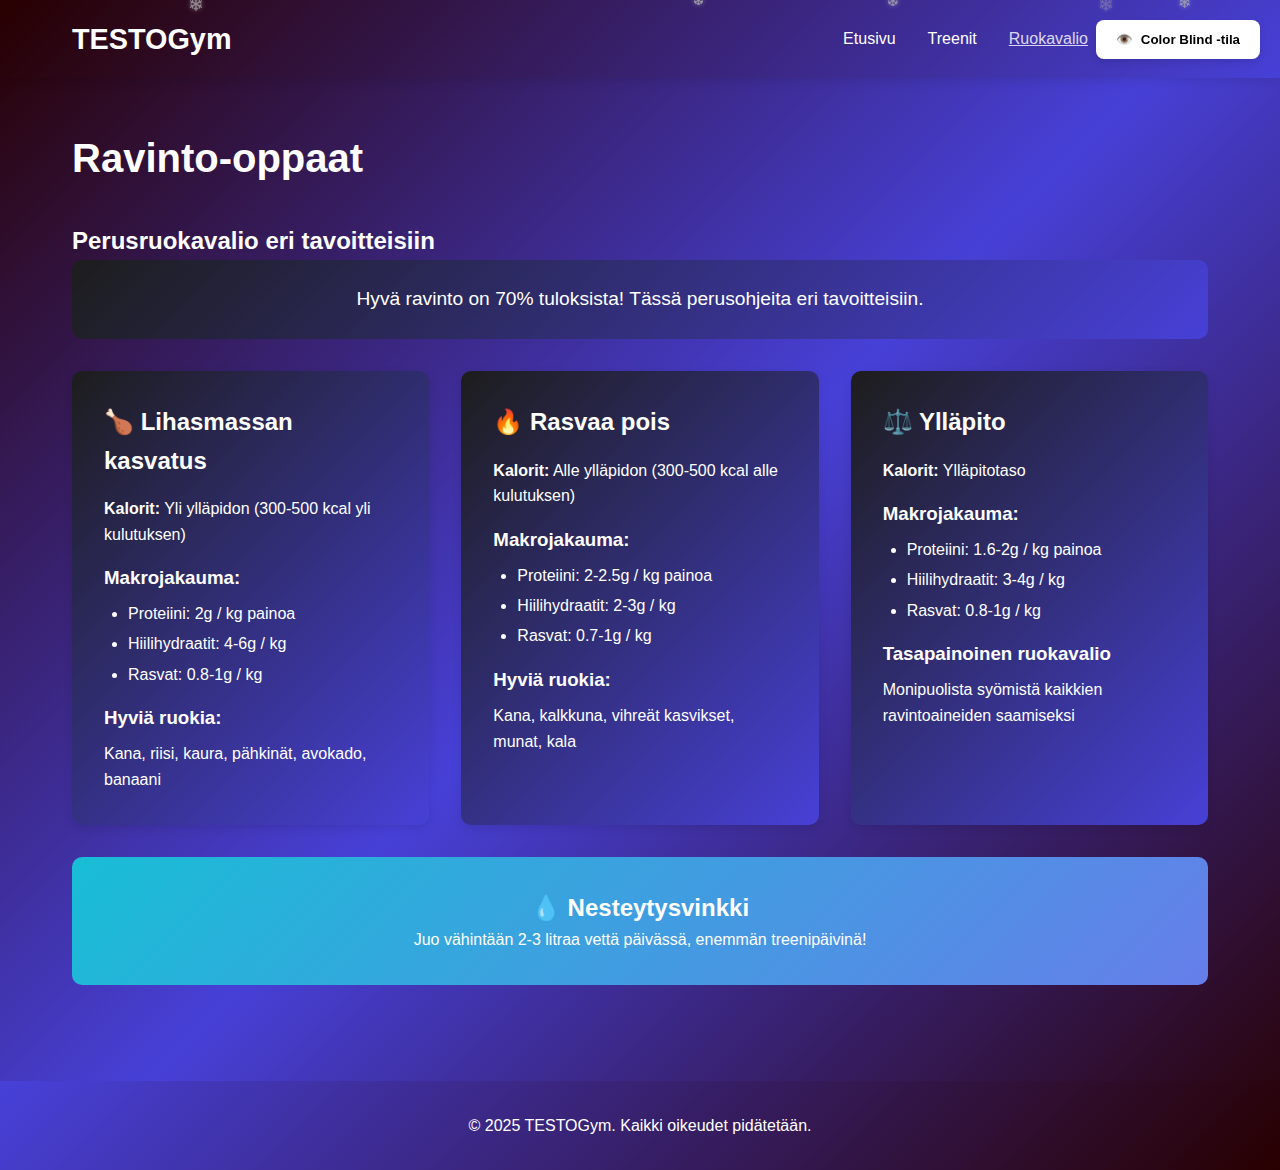
<file: WS07_Projekityo/ruokavalio.html>
<!DOCTYPE html>
<html lang="fi">
  <head>
    <meta charset="UTF-8">
    <meta name="viewport" content="width=device-width, initial-scale=1.0">
    <title>TESTOGym - Ruokavalio</title>
    <link rel="stylesheet" href="styles/style.css">
    <style>
      .toggle-btn {
        position: fixed;
        top: 20px;
        right: 20px;
        padding: 12px 20px;
        background: white;
        border: none;
        border-radius: 8px;
        font-weight: 600;
        cursor: pointer;
        box-shadow: 0 4px 6px rgba(0, 0, 0, 0.1);
        display: flex;
        align-items: center;
        gap: 8px;
        transition: all 0.3s ease;
        z-index: 1000;
      }

      .toggle-btn:hover {
        background: #f3f4f6;
        transform: translateY(-2px);
      }

      body.colorblind-mode {
        filter: grayscale(100%) contrast(120%);
      }

      body.colorblind-mode .toggle-btn {
        background: #1f2937;
        color: #fcd34d;
        filter: none;
      }
    </style>
  </head>
  <body>
    <nav class="navbar">
      <div class="nav-container">
        <h2 class="logo">TESTOGym</h2>
        <ul class="nav-links">
          <li><a href="index.html">Etusivu</a></li>
          <li><a href="treenit.html">Treenit</a></li>
          <li><a href="ruokavalio.html" class="active">Ruokavalio</a></li>
          <li><a href="yhteystiedot.html">Yhteystiedot</a></li>
        </ul>
      </div>
    </nav>

    <main 
    class="container">
      <h1>Ravinto-oppaat</h1>
      <h2>Perusruokavalio eri tavoitteisiin</h2>
      <div class="nutrition-intro">
        <p> Hyvä ravinto on 70% tuloksista! Tässä perusohjeita eri tavoitteisiin. </p>
      </div>

      <button class="toggle-btn" onclick="toggleColorBlindMode()">
        <span id="icon">👁️</span>
        <span id="btnText">Color Blind -tila</span>
      </button>

      <script>
        function toggleColorBlindMode() {
          const body = document.body;
          const icon = document.getElementById("icon");
          const btnText = document.getElementById("btnText");

          body.classList.toggle("colorblind-mode");

          if (body.classList.contains("colorblind-mode")) {
            icon.textContent = "👁️";
            btnText.textContent = "Normaali tila";
          } else {
            icon.textContent = "🚫";
            btnText.textContent = "Color Blind -tila";
          }
        }
      </script>

      <section class="nutrition-section">
        <div class="nutrition-card">
          <h2>🍗 Lihasmassan kasvatus</h2>
          <p>
            <strong>Kalorit:</strong> Yli ylläpidon (300-500 kcal yli
            kulutuksen)
          </p>
          <h3>Makrojakauma:</h3>
          <ul>
            <li>Proteiini: 2g / kg painoa</li>
            <li>Hiilihydraatit: 4-6g / kg</li>
            <li>Rasvat: 0.8-1g / kg</li>
          </ul>
          <h3>Hyviä ruokia:</h3>
          <p>Kana, riisi, kaura, pähkinät, avokado, banaani</p>
        </div>

        <div class="nutrition-card">
          <h2>🔥 Rasvaa pois</h2>
          <p>
            <strong>Kalorit:</strong> Alle ylläpidon (300-500 kcal alle
            kulutuksen)
          </p>
          <h3>Makrojakauma:</h3>
          <ul>
            <li>Proteiini: 2-2.5g / kg painoa</li>
            <li>Hiilihydraatit: 2-3g / kg</li>
            <li>Rasvat: 0.7-1g / kg</li>
          </ul>
          <h3>Hyviä ruokia:</h3>
          <p>Kana, kalkkuna, vihreät kasvikset, munat, kala</p>
        </div>

        <div class="nutrition-card">
          <h2>⚖️ Ylläpito</h2>
          <p><strong>Kalorit:</strong> Ylläpitotaso</p>
          <h3>Makrojakauma:</h3>
          <ul>
            <li>Proteiini: 1.6-2g / kg painoa</li>
            <li>Hiilihydraatit: 3-4g / kg</li>
            <li>Rasvat: 0.8-1g / kg</li>
          </ul>
          <h3>Tasapainoinen ruokavalio</h3>
          <p>Monipuolista syömistä kaikkien ravintoaineiden saamiseksi</p>
        </div>
      </section>

      <section class="hydration">
        <h2>💧 Nesteytysvinkki</h2>
        <p>Juo vähintään 2-3 litraa vettä päivässä, enemmän treenipäivinä!</p>
      </section>
    </main>

    <!-- HTML -->
    <div class="snowflakes-container" id="snowContainer"></div>

    <!-- JavaScript -->
    <script>
      function createSnowflake() {
        const container = document.getElementById("snowContainer");
        const snowflake = document.createElement("div");
        snowflake.classList.add("snowflake");

        // Vaihtelevat lumihiutaleet
        const snowflakeSymbols = ["❄", "❅", "❆"];
        snowflake.textContent =
          snowflakeSymbols[Math.floor(Math.random() * snowflakeSymbols.length)];

        // Satunnainen sijainti
        snowflake.style.left = Math.random() * 100 + "%";

        // Satunnainen koko
        const size = Math.random() * 0.8 + 0.5; // 0.5-1.3em
        snowflake.style.fontSize = size + "em";

        // Satunnainen putoamisnopeus
        const duration = Math.random() * 10 + 10; // 10-20 sekuntia
        snowflake.style.animationDuration =
          duration + "s, " + (Math.random() * 2 + 3) + "s";

        // Satunnainen viive
        snowflake.style.animationDelay = Math.random() * 5 + "s";

        // Satunnainen läpinäkyvyys
        snowflake.style.opacity = Math.random() * 0.6 + 0.4; // 0.4-1

        container.appendChild(snowflake);

        // Poista lumihiutale kun se on pudonnut
        setTimeout(() => {
          snowflake.remove();
        }, (duration + 5) * 1000);
      }

      // Luo lumihiutaleita säännöllisesti
      function startSnowfall() {
        // Luo alkuhiutaleet
        for (let i = 0; i < 50; i++) {
          setTimeout(() => createSnowflake(), i * 200);
        }

        // Jatka luomista
        setInterval(createSnowflake, 400);
      }

      // Käynnistä lumisade kun sivu on ladattu
      window.addEventListener("DOMContentLoaded", startSnowfall);
    </script>

    <footer>
      <p>&copy; 2025 TESTOGym. Kaikki oikeudet pidätetään.</p>
    </footer>
  </body>
</html>
</file>
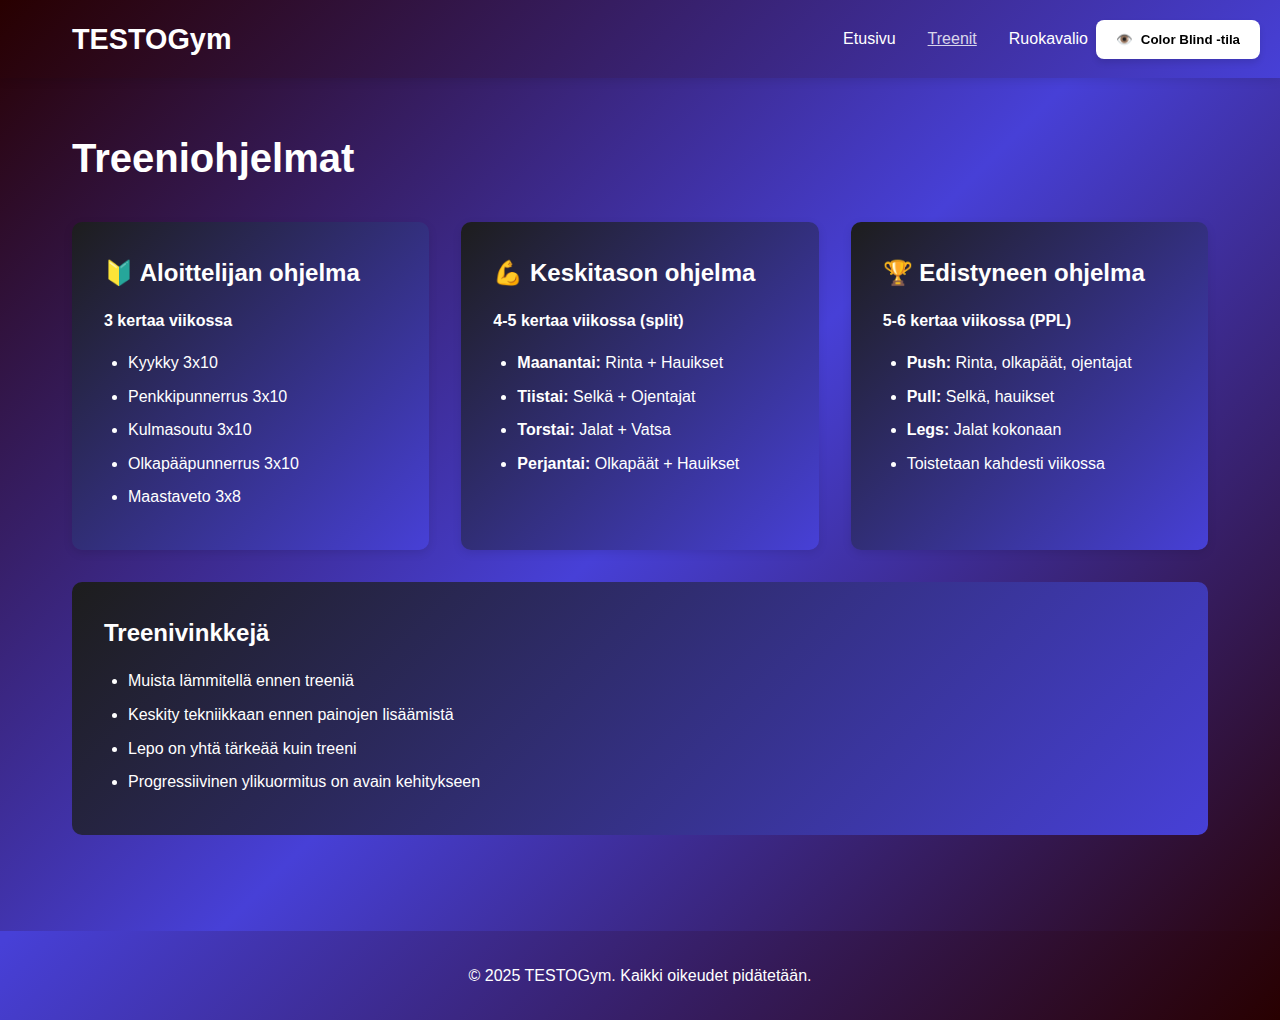
<file: WS07_Projekityo/treenit.html>
<!DOCTYPE html>
<html lang="fi">
<head>
    <meta charset="UTF-8">
    <meta name="viewport" content="width=device-width, initial-scale=1.0">
    <title>TESTOGym - Treenit</title>
    <link rel="stylesheet" href="styles/style.css">
    <style>
    .toggle-btn {
        position: fixed;
        top: 20px;
        right: 20px;
        padding: 12px 20px;
        background: white;
        border: none;
        border-radius: 8px;
        font-weight: 600;
        cursor: pointer;
        box-shadow: 0 4px 6px rgba(0, 0, 0, 0.1);
        display: flex;
        align-items: center;
        gap: 8px;
        transition: all 0.3s ease;
        z-index: 1000;
    }

    .toggle-btn:hover {
        background: #f3f4f6;
        transform: translateY(-2px);
    }

    body.colorblind-mode {
        filter: grayscale(100%) contrast(120%);
    }

    body.colorblind-mode .toggle-btn {
        background: #1f2937;
        color: #fcd34d;
        filter: none;
    }
</style>
</head>
<body>
    <nav class="navbar">
        <div class="nav-container">
            <h1 class="logo">TESTOGym</h1>
            <ul class="nav-links">
                <li><a href="index.html">Etusivu</a></li>
                <li><a href="treenit.html" class="active">Treenit</a></li>
                <li><a href="ruokavalio.html">Ruokavalio</a></li>
                <li><a href="yhteystiedot.html">Yhteystiedot</a></li>
            </ul>
        </div>
    </nav>

    <main class="container">
        <h1>Treeniohjelmat</h1>
        
        <section class="workout-section">
            <div class="workout-card">
                <h2>🔰 Aloittelijan ohjelma</h2>
                <p><strong>3 kertaa viikossa</strong></p>
                <ul>
                    <li>Kyykky 3x10</li>
                    <li>Penkkipunnerrus 3x10</li>
                    <li>Kulmasoutu 3x10</li>
                    <li>Olkapääpunnerrus 3x10</li>
                    <li>Maastaveto 3x8</li>
                </ul>
            </div>

            <button class="toggle-btn" onclick="toggleColorBlindMode()">
    <span id="icon">👁️</span>
    <span id="btnText">Color Blind -tila</span>
</button>

<script>
    function toggleColorBlindMode() {
        const body = document.body;
        const icon = document.getElementById('icon');
        const btnText = document.getElementById('btnText');
        
        body.classList.toggle('colorblind-mode');
        
        if (body.classList.contains('colorblind-mode')) {
            icon.textContent = '👁️';
            btnText.textContent = 'Normaali tila';
        } else {
            icon.textContent = '🚫';
            btnText.textContent = 'Color Blind -tila';
        }
    }
</script>

            <div class="workout-card">
                <h2>💪 Keskitason ohjelma</h2>
                <p><strong>4-5 kertaa viikossa (split)</strong></p>
                <ul>
                    <li><strong>Maanantai:</strong> Rinta + Hauikset</li>
                    <li><strong>Tiistai:</strong> Selkä + Ojentajat</li>
                    <li><strong>Torstai:</strong> Jalat + Vatsa</li>
                    <li><strong>Perjantai:</strong> Olkapäät + Hauikset</li>
                </ul>
            </div>

            <div class="workout-card">
                <h2>🏆 Edistyneen ohjelma</h2>
                <p><strong>5-6 kertaa viikossa (PPL)</strong></p>
                <ul>
                    <li><strong>Push:</strong> Rinta, olkapäät, ojentajat</li>
                    <li><strong>Pull:</strong> Selkä, hauikset</li>
                    <li><strong>Legs:</strong> Jalat kokonaan</li>
                    <li>Toistetaan kahdesti viikossa</li>
                </ul>
            </div>
        </section>

        <section class="tips">
            <h2>Treenivinkkejä</h2>
            <ul>
                <li>Muista lämmitellä ennen treeniä</li>
                <li>Keskity tekniikkaan ennen painojen lisäämistä</li>
                <li>Lepo on yhtä tärkeää kuin treeni</li>
                <li>Progressiivinen ylikuormitus on avain kehitykseen</li>
            </ul>
        </section>
    </main>

    <footer>
        <p>&copy; 2025 TESTOGym. Kaikki oikeudet pidätetään.</p>
    </footer>
</body>
</html>
</file>
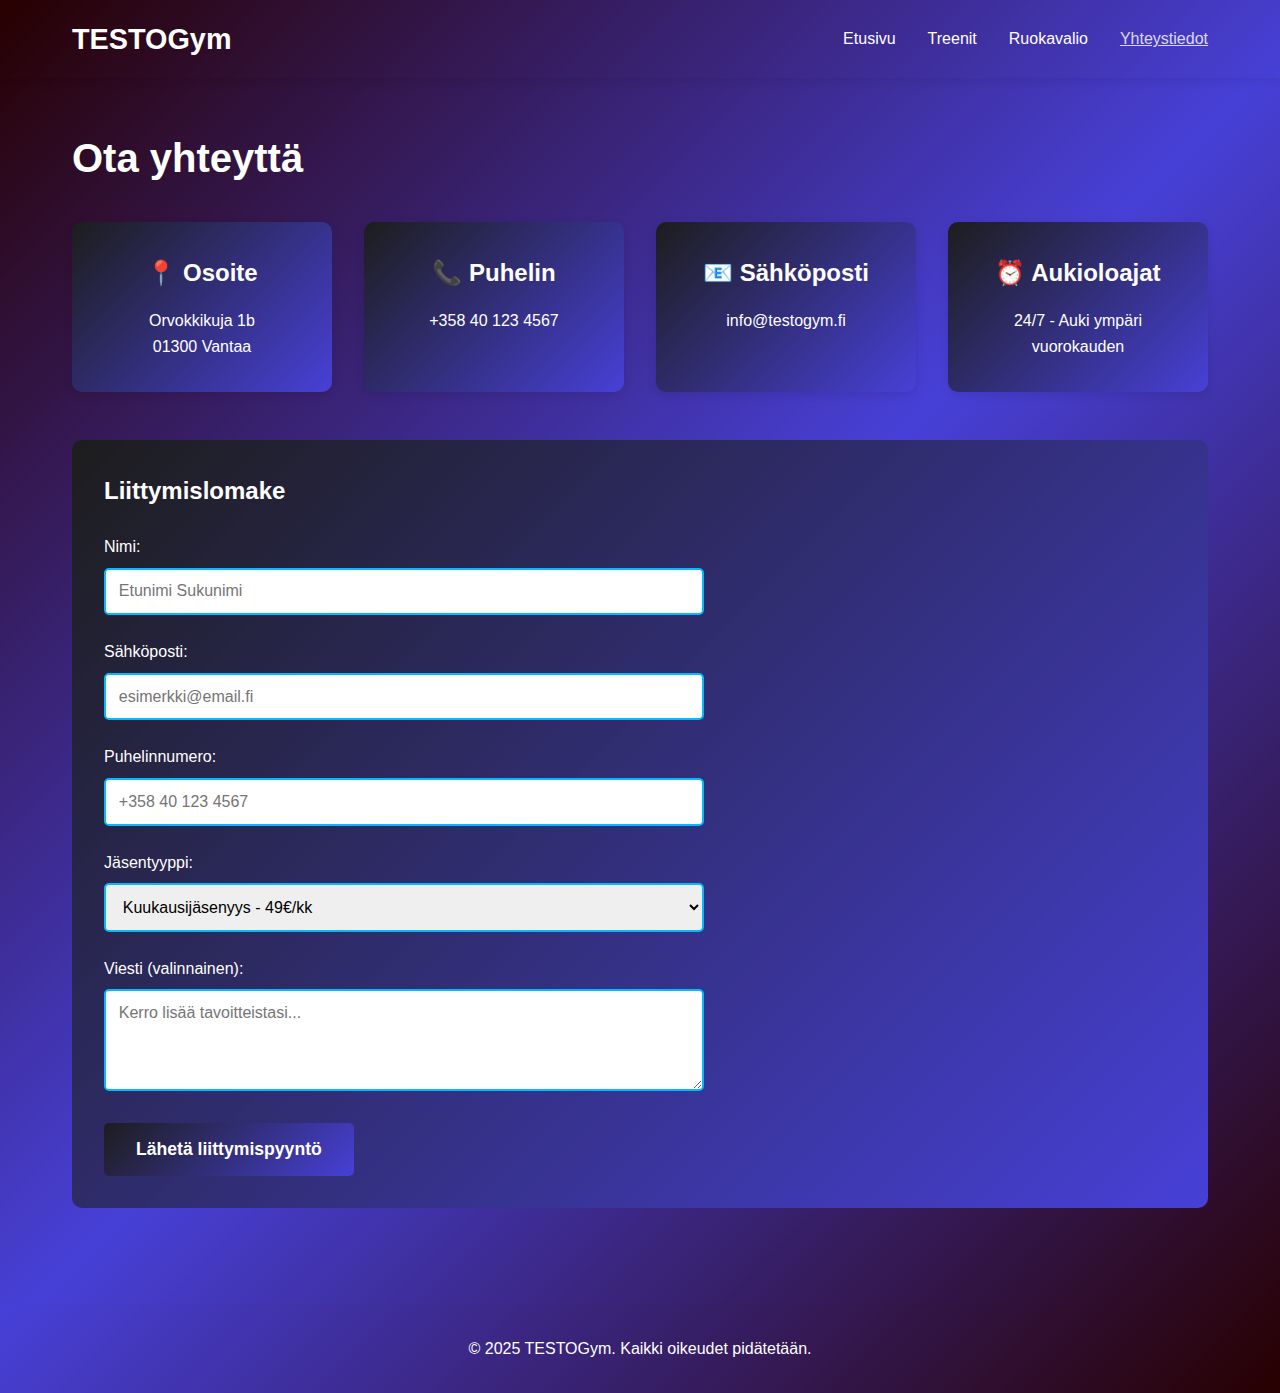
<file: WS07_Projekityo/yhteystiedot.html>
<!DOCTYPE html>
<html lang="fi">
<head>
    <meta charset="UTF-8">
    <meta name="viewport" content="width=device-width, initial-scale=1.0">
    <title>TESTOGym - Yhteystiedot</title>
    <link rel="stylesheet" href="styles/style.css">
</head>
<body>
    <nav class="navbar">
        <div class="nav-container">
            <h1 class="logo">TESTOGym</h1>
            <ul class="nav-links">
                <li><a href="index.html">Etusivu</a></li>
                <li><a href="treenit.html">Treenit</a></li>
                <li><a href="ruokavalio.html">Ruokavalio</a></li>
                <li><a href="yhteystiedot.html" class="active">Yhteystiedot</a></li>
            </ul>
        </div>
    </nav>

    <main class="container">
        <h1>Ota yhteyttä</h1>
        
        <section class="contact-info">
            <div class="info-card">
                <h2>📍 Osoite</h2>
                <p>Orvokkikuja 1b<br>01300 Vantaa</p>
            </div>
            
            <div class="info-card">
                <h2>📞 Puhelin</h2>
                <p>+358 40 123 4567</p>
            </div>
            
            <div class="info-card">
                <h2>📧 Sähköposti</h2>
                <p>info@testogym.fi</p>
            </div>
            
            <div class="info-card">
                <h2>⏰ Aukioloajat</h2>
                <p>24/7 - Auki ympäri vuorokauden</p>
            </div>
        </section>

        <section class="contact-form">
            <h2>Liittymislomake</h2>
            <div class="form-container">
                <div class="form-group">
                    <label for="name">Nimi:</label>
                    <input type="text" id="name" placeholder="Etunimi Sukunimi">
                </div>
                
                <div class="form-group">
                    <label for="email">Sähköposti:</label>
                    <input type="email" id="email" placeholder="esimerkki@email.fi">
                </div>
                
                <div class="form-group">
                    <label for="phone">Puhelinnumero:</label>
                    <input type="tel" id="phone" placeholder="+358 40 123 4567">
                </div>
                
                <div class="form-group">
                    <label for="membership">Jäsentyyppi:</label>
                    <select id="membership">
                        <option>Kuukausijäsenyys - 49€/kk</option>
                        <option>Vuosijäsenyys - 490€/v</option>
                        <option>Opiskelija - 35€/kk</option>
                    </select>
                </div>
                
                <div class="form-group">
                    <label for="message">Viesti (valinnainen):</label>
                    <textarea id="message" rows="4" placeholder="Kerro lisää tavoitteistasi..."></textarea>
                </div>
                
                <button class="submit-button">Lähetä liittymispyyntö</button>
            </div>
        </section>
    </main>

    <footer>
        <p>&copy; 2025 TESTOGym. Kaikki oikeudet pidätetään.</p>
    </footer>
</body>
</html>
</file>
<file: WS03_CSS_Advance/styles/style.css>
p {
      color: rgba(0, 0, 0, 0.996);
    }
    
    body {
      background-color: rgba(169, 152, 139, 0.861);
    }
    
    h1 {
      font-size: 2em;
    }
    div {
      padding: 20px;
      margin: 10px;
    }
    .highlight {
      background-color: rgb(0, 0, 0);
    }
    table {
      width: 100%;
      border-collapse: collapse;
    }
    
    th, td {
      border: 1px solid #ffffff;
      padding: 8px;
      text-align: left;
    }
    
    th {
      background-color: #2fde69;
    }Shorthand property for setting borde
    
    form {
      display: flex;
      flex-direction: column;
      gap: 10px;
    }
    
    label {
      font-weight: bold;
    }
    
    input[type="text"], input[type="email"] {
      padding: 8px;
      border: 1px solid #000000;
      border-radius: 4px;
    }
    
    input[type="submit"] {
      background-color: #36cd28;
      color: rgb(255, 255, 255);
      padding: 10px;
      border: none;
      border-radius: 4px;
      cursor: pointer;
    }
    
    input[type="submit"]:hover {
      background-color: #19a7b9;
    }
    .transition-button {
        background-color: rgba(235, 238, 246, 0.073);
        padding: 10px 20px;
        border: none;
        cursor: pointer;
        transition: background-color 0.3s ease;
      }
      
      .transition-button:hover {
        background-color: rgba(28, 173, 15, 0.491);
      }
      .animation-box {
        width: 30px;
        height: 30px;
        background-color: rgba(0, 0, 0, 0.205);
        position: relative;
        animation: move 3s infinite alternate;
      }
      
      @keyframes move {
        from {
          left: 0;
        }
        to {
          left: 1990px;
        }
      }
      .pseudo-list li:nth-child(odd) {
        background-color: rgb(211, 136, 60);
      }
      
      .pseudo-list li:nth-child(even) {
        background-color: rgba(198, 40, 40, 0.621);
      }
      .filter-image {
        filter: grayscale(100%);
        transition: filter 0.3s ease;
      }
      
      .filter-image:hover {
        filter: grayscale(0%);
      }
      .quote {
        position: relative;
        padding-left: 20px;
        font-style: italic;
      }
      
      .quote::before {
        content: '“';
        font-size: 20px;
        position: absolute;
        left: 0;
        top: 0;
        color: rgb(219, 122, 31);
      }
</file>
<file: WS04_Layout/styles/style.css>
p {
      color: rgba(0, 0, 0, 0.996);
    }
    
    body {
      background-color: rgba(179, 177, 176, 0.861);
    }
    
    h1 {
      font-size: 2em;
    }
    div {
      padding: 20px;
      margin: 10px;
    }
    .highlight {
      background-color: rgb(0, 0, 0);
    }
    table {
      width: 100%;
      border-collapse: collapse;
    }
    
    th, td {
      border: 1px solid #ffffff;
      padding: 8px;
      text-align: left;
    }
    
    th {
      background-color: #2bcccc;
    }Shorthand property for setting borde
    
    form {
      display: flex;
      flex-direction: column;
      gap: 10px;
    }
    
    label {
      font-weight: bold;
    }
    
    input[type="text"], input[type="email"] {
      padding: 8px;
      border: 1px solid #000000;
      border-radius: 4px;
    }
    
    input[type="submit"] {
      background-color: #2bcccc;
      color: rgb(255, 255, 255);
      padding: 10px;
      border: none;
      border-radius: 4px;
      cursor: pointer;
    }
    
    input[type="submit"]:hover {
      background-color: #19a7b9;
    }
    .transition-button {
        background-color: rgba(235, 238, 246, 0.073);
        padding: 10px 20px;
        border: none;
        cursor: pointer;
        transition: background-color 0.3s ease;
      }
      
      .transition-button:hover {
        background-color: rgba(28, 173, 15, 0.491);
      }
      .animation-box {
        width: 30px;
        height: 30px;
        background-color: rgba(0, 0, 0, 0.205);
        position: relative;
        animation: move 3s infinite alternate;
      }
      
      @keyframes move {
        from {
          left: 0;
        }
        to {
          left: 1995px;
        }
      }
      .pseudo-list li:nth-child(odd) {
        background-color: rgb(160, 188, 211);
      }
      
      .pseudo-list li:nth-child(even) {
        background-color: rgba(58, 151, 149, 0.861);
      }
      .filter-image {
        filter: grayscale(100%);
        transition: filter 0.3s ease;
      }
      
      .filter-image:hover {
        filter: grayscale(0%);
      }
      .quote {
        position: relative;
        padding-left: 20px;
        font-style: italic;
      }
      
      .quote::before {
        content: '“';
        font-size: 20px;
        position: absolute;
        left: 0;
        top: 0;
        color: rgb(219, 122, 31);
      }
      .flex-container {
    display: flex;
    justify-content: space-around;
    align-items: center;
  }
  
  .box {
    background-color: rgba(174, 214, 240);
    padding: 35px;
    text-align: center;
  }
  .grid-container {
    display: grid;
    grid-template-columns: repeat(3, 1fr);
    grid-gap: 5px;
  }
  
  .grid-item {
    background-color: rgb(174, 214, 240);
    padding: 15px;
    text-align: center;
  }
  .responsive-box {
    padding: 20px;
    text-align: center;
  }
  
  @media (max-width: 600px) {
    .responsive-box {
      background-color: lightcoral;
    }
  }
  
  @media (min-width: 602px) {
    .responsive-box {
      background-color: #2bcccc;
    }
  }
</file>
<file: WS05_Respo/styles/style.css>
p {
      color: rgba(0, 0, 0, 0.996);
    }
    
    body {
      background-color: rgba(202, 203, 203, 0.861);
    }
    
    h1 {
      font-size: 2em;
    }
    div {
      padding: 20px;
      margin: 10px;
    }
    .highlight {
      background-color: rgb(0, 0, 0);
    }
    table {
      width: 100%;
      border-collapse: collapse;
    }
    
    th, td {
      border: 1px solid #000000;
      padding: 8px;
      text-align: left;
    }
    
    th {
      background-color: #61b2b2;
    }Shorthand property for setting borde
    
    form {
      display: flex;
      flex-direction: column;
      gap: 10px;
    }
    
    label {
      font-weight: bold;
    }
    
    input[type="text"], input[type="email"] {
      padding: 8px;
      border: 1px solid #000000;
      border-radius: 4px;
    }
    
    input[type="submit"] {
      background-color: #44cba0;
      color: rgb(0, 0, 0);
      padding: 10px;
      border: none;
      border-radius: 4px;
      cursor: pointer;
    }
    
    input[type="submit"]:hover {
      background-color: #162528;
    }
    .transition-button {
        background-color: rgba(235, 238, 246, 0.073);
        padding: 10px 20px;
        border: none;
        cursor: pointer;
        transition: background-color 0.3s ease;
      }
      
      .transition-button:hover {
        background-color: rgba(28, 173, 15, 0.491);
      }
      .animation-box {
        width: 30px;
        height: 30px;
        background-color: rgba(0, 0, 0, 0.205);
        position: relative;
        animation: move 3s infinite alternate;
      }
      
      @keyframes move {
        from {
          left: 0;
        }
        to {
          left: 1995px;
        }
      }
      .pseudo-list li:nth-child(odd) {
        background-color: rgb(48, 115, 159);
      }
      
      .pseudo-list li:nth-child(even) {
        background-color: rgba(135, 135, 135, 0.861);
      }
      .filter-image {
        filter: grayscale(100%);
        transition: filter 0.3s ease;
      }
      
      .filter-image:hover {
        filter: grayscale(0%);
      }
      .quote {
        position: relative;
        padding-left: 20px;
        font-style: italic;
      }
      
      .quote::before {
        content: '“';
        font-size: 20px;
        position: absolute;
        left: 0;
        top: 0;
        color: rgb(219, 122, 31);
      }
      .flex-container {
    display: flex;
    justify-content: space-around;
    align-items: center;
  }
  
  .box {
    background-color: rgb(195, 177, 157);
    padding: 35px;
    text-align: center;
  }
  .grid-container {
    display: grid;
    grid-template-columns: repeat(3, 1fr);
    grid-gap: 5px;
  }
  
  .grid-item {
    background-color: rgb(174, 214, 240);
    padding: 15px;
    text-align: center;
  }
  .responsive-box {
    padding: 20px;
    text-align: center;
  }
  
  @media (max-width: 600px) {
    .responsive-box {
      background-color: lightcoral;
    }
  }
  
  @media (min-width: 602px) {
    .responsive-box {
      background-color: lightblue;
    }
  }
  .responsive-container {
      display: flex;
      flex-wrap: wrap;
    }
    
    .column {
      flex: 1;
      padding: 10px;
    }
    
    @media (max-width: 600px) {
      .column {
        flex: 100%;
      }
    }
    .responsive-image {
      max-width: 100%;
      height: auto;
    }
    .media-query-box {
      padding: 20px;
      text-align: center;
    }
    
    @media (max-width: 600px) {
      .media-query-box {
        background-color: rgb(78, 84, 236);
      }
    }
    
    @media (min-width: 601px) {
      .media-query-box {
        background-color: lightblue;
      }
    }
    .responsive-nav .nav-list {
      display: flex;
      list-style: none;
    }
    
    @media (max-width: 600px) {
      .responsive-nav .nav-list {
        display: none;
      }
    
      .responsive-nav .menu-toggle {
        display: block;
      }
    }
</file>
<file: WS07_Projekityo/styles/style.css>
* {
    margin: 0;
    padding: 0;
    box-sizing: border-box;
}

body {
    font-family: 'Segoe UI', Tahoma, Geneva, Verdana, sans-serif;
    line-height: 1.6;
    color: #ffffff;
    background: linear-gradient(135deg, #280000, #4740d7, #280000 100%);
}

/* Navigaatio */
.navbar {
    background: linear-gradient(135deg, #280000 0%, #4740d7 100%);
    padding: 1rem 0;
    box-shadow: 0 2px 10px rgba(0, 0, 0, 0.1);
}

.nav-container {
    max-width: 1200px;
    margin: 0 auto;
    display: flex;
    justify-content: space-between;
    align-items: center;
    padding: 0 2rem;
}

.logo {
    color: rgb(255, 255, 255);
    font-size: 1.8rem;
}

.nav-links {
    list-style: none;
    display: flex;
    gap: 2rem;
}

.nav-links a {
    color: rgb(255, 255, 255);
    text-decoration: none;
    font-weight: 500;
    transition: opacity 0.3s;
}

.nav-links a:hover,
.nav-links a.active {
    opacity: 0.8;
    text-decoration: underline;
}

/* Hero section (etusivu) */
.hero {
    background: linear-gradient(135deg, #280000 0%, #4740d7 100%);
    color: rgb(255, 255, 255);
    padding: 6rem 2rem;
    text-align: center;
}

.hero-content h1 {
    font-size: 3rem;
    margin-bottom: 1rem;
}

.hero-content p {
    font-size: 1.3rem;
    margin-bottom: 2rem;
}

/* Painikkeet */
.cta-button {
    display: inline-block;
    background:linear-gradient(135deg, #1d1d1d 0%, #4740d7 100%);
    color: #ffffff;
    padding: 1rem 2rem;
    text-decoration: none;
    border-radius: 5px;
    font-weight: bold;
    transition: transform 0.3s;
}

.cta-button:hover {
    transform: translateY(-3px);
    box-shadow: 0 5px 15px rgba(255, 0, 221, 0.572);
}

/* Container */
.container {
    max-width: 1200px;
    margin: 0 auto;
    padding: 3rem 2rem;
}

.container h1 {
    color: #ffffff;
    margin-bottom: 2rem;
    font-size: 2.5rem;
}

/* Feature cards (etusivu) */
.features {
    display: grid;
    grid-template-columns: repeat(auto-fit, minmax(250px, 1fr));
    gap: 2rem;
    margin: 2rem 0;
}

.feature-card {
    background:linear-gradient(135deg, #1d1d1d 0%, #4740d7 100%);
    color: rgb(255, 255, 255);
    padding: 2rem;
    border-radius: 10px;
    box-shadow: 0 3px 10px rgba(0, 0, 0, 0.1);
    text-align: center;
}

.feature-card h3 {
    color: #ffffff;
    margin-bottom: 1rem;
    font-size: 1.5rem;
}

/* CTA section */
.cta-section {
    text-align: center;
    background: linear-gradient(135deg, #4740d7 0%, #1d1d1d 100%);
    color: rgb(255, 255, 255);
    padding:4rem;
    border-radius: 150px;
    margin-top: 0rem;
}

.cta-section h2 {
    color: #ffffff;
    margin-bottom: 1rem;
}

/* Workout cards */
.workout-section {
    display: grid;
    grid-template-columns: repeat(auto-fit, minmax(300px, 1fr));
    gap: 2rem;
    margin: 2rem 0;
}

.workout-card {
    background:linear-gradient(135deg, #1d1d1d 0%, #4740d7 100%);
    color: rgb(255, 255, 255);
    padding: 2rem;
    border-radius: 10px;
    box-shadow: 0 3px 10px rgba(0,0,0,0.1);
}

.workout-card h2 {
    color: #ffffff;
    margin-bottom: 1rem;
}

.workout-card ul {
    margin-left: 1.5rem;
    margin-top: 1rem;
}

.workout-card li {
    margin-bottom: 0.5rem;
}

/* Tips section */
.tips {
    background:linear-gradient(135deg, #1d1d1d 0%, #4740d7 100%);
    color: rgb(255, 255, 255);
    padding: 2rem;
    border-radius: 10px;
    margin-top: 2rem;
}

.tips h2 {
    color: #ffffff;
    margin-bottom: 1rem;
}

.tips ul {
    margin-left: 1.5rem;
}

.tips li {
    margin-bottom: 0.5rem;
}

/* Nutrition section */
.nutrition-intro {
    background: linear-gradient(135deg, #1d1d1d 0%, #4740d7 100%);
    padding: 1.5rem;
    border-radius: 10px;
    margin-bottom: 2rem;
    text-align: center;
    font-size: 1.2rem;
}

.nutrition-section {
    display: grid;
    grid-template-columns: repeat(auto-fit, minmax(300px, 1fr));
    gap: 2rem;
    margin: 2rem 0;
}

.nutrition-card {
    background: linear-gradient(135deg, #1d1d1d, #4740d7 100%);
    padding: 2rem;
    border-radius: 10px;
    box-shadow: 0 3px 10px rgba(0,0,0,0.1);
}

.nutrition-card h2 {
    color: #ffffff;
    margin-bottom: 1rem;
}

.nutrition-card h3 {
    color: #ffffff;
    margin-top: 1rem;
    margin-bottom: 0.5rem;
}

.nutrition-card ul {
    margin-left: 1.5rem;
    margin-top: 0.5rem;
}

.nutrition-card li {
    margin-bottom: 0.3rem;
}

.hydration {
    background: linear-gradient(135deg, #19bdd6 1%, #667eea 100%);
    color: rgb(255, 255, 255);
    padding: 2rem;
    border-radius: 10px;
    text-align: center;
    margin-top: 2rem;
}

/* Contact page */
.contact-info {
    display: grid;
    grid-template-columns: repeat(auto-fit, minmax(250px, 1fr));
    gap: 2rem;
    margin: 2rem 0;
}

.info-card {
    background:linear-gradient(135deg, #1d1d1d 0%, #4740d7 100%);
    color: rgb(255, 255, 255);
    padding: 2rem;
    border-radius: 10px;
    box-shadow: 0 3px 10px rgba(0,0,0,0.1);
    text-align: center;
}

.info-card h2 {
    color: #fefefe;
    margin-bottom: 1rem;
}

.contact-form {
    background:linear-gradient(135deg, #1d1d1d 0%, #4740d7 100%);
    color: rgb(255, 255, 255);
    padding: 2rem;
    border-radius: 10px;
    margin-top: 3rem;
}

.contact-form h2 {
    color: #ffffff;
    margin-bottom: 1.5rem;
}

.form-container {
    max-width: 600px;
}

.form-group {
    margin-bottom: 1.5rem;
}

.form-group label {
    display: block;
    margin-bottom: 0.5rem;
    font-weight: 500;
    color: #ffffff;
}

.form-group input,
.form-group select,
.form-group textarea {
    width: 100%;
    padding: 0.8rem;
    border: 2px solid #00bbff;
    border-radius: 5px;
    font-size: 1rem;
    font-family: inherit;
}

.form-group input:focus,
.form-group select:focus,
.form-group textarea:focus {
    outline: none;
    border-color: #667eea
}

.submit-button {
    background: linear-gradient(135deg, #1d1d1d 0%, #4740d7 100%);
    color: white;
    padding: 1rem 2rem;
    border: none;
    border-radius: 5px;
    font-size: 1.1rem;
    font-weight: bold;
    cursor: pointer;
    transition: transform 0.3s;
}

.submit-button:hover {
    transform: translateY(-3px);
    box-shadow: 0 5px 15px rgba(0,0,0,0.2);
}

/* Footer */
footer {
    background: linear-gradient(135deg, #4740d7 1%, #280000 100%);
    color: white;
    text-align: center;
    padding: 2rem;
    margin-top: 3rem;
}

/* Responsive */
@media (max-width: 768px) {
    .nav-container {
        flex-direction: column;
        gap: 1rem;
    }
    
    .nav-links {
        flex-direction: column;
        gap: 1rem;
        text-align: center;
    }
    
    .hero-content h1 {
        font-size: 2rem;
    }
}
/* Trainer section */
.trainer-section {
    margin-top: 4rem;
    text-align: center;
}

.trainer-section h2 {
    color: #ffffff;
    margin-bottom: 2rem;
    font-size: 2rem;
}

.trainer-card {
    background: linear-gradient(135deg, rgb(2, 2, 2) 0%, #4740d7 100%);
    padding: 3rem 2rem;
    border-radius: 15px;
    box-shadow: 0 5px 20px rgba(0,0,0,0.1);
    max-width: 350px;
    margin: 0 auto;
    transition: transform 0.3s;
}

.trainer-card:hover {
    transform: translateY(-5px);
    box-shadow: 0 8px 25px rgba(0, 0, 0, 0.15);
}

.trainer-image {
    width: 150px;
    height: 150px;
    margin: 0 auto 1.5rem;
    background: linear-gradient(135deg, #1d1d1d 0%, #4740d7 100%);
    border-radius: 50%;
    display: flex;
    align-items: center;
    justify-content: center;
    font-size: 4rem;
}

.trainer-card h3 {
    color: #a4a8d8;
    font-size: 1.8rem;
    margin-bottom: 0.5rem;
}

.trainer-title {
    color: #ffffff;
    font-weight: 600;
    font-size: 1.1rem;
    margin-bottom: 1rem;
}

.trainer-bio {
    color: #ffffff;
    line-height: 1.6;
}
.trainer-img {
    width: 100%;
    height: 100%;
    object-fit: cover;
    border-radius: 68%;
}
    .snowflakes-container {
        position: fixed;
        top: 0;
        left: 0;
        width: 100%;
        height: 100%;
        pointer-events: none;
        z-index: 997;
        overflow: hidden;
    }

    .snowflake {
        position: absolute;
        top: -10px;
        color: #aeaeae;
        font-size: 1em;
        user-select: none;
        pointer-events: none;
        animation: fall linear infinite;
        text-shadow: 0 0 5px rgba(255, 255, 255, 0.5);
    }

    @keyframes fall {
        0% {
            top: -10%;
            opacity: 0;
        }
        10% {
            opacity: 1;
        }
        90% {
            opacity: 1;
        }
        100% {
            top: 100%;
            opacity: 0;
        }
    }

    @keyframes sway {
        0%, 100% {
            transform: translateX(0);
        }
        50% {
            transform: translateX(50px);
        }
    }

    /* Vaihtelua lumihiutaleille */
    .snowflake:nth-child(odd) {
        animation: fall linear infinite, sway 3s ease-in-out infinite;
    }

    .snowflake:nth-child(even) {
        animation: fall linear infinite, sway 4s ease-in-out infinite reverse;
    }
.santa-glow-wink {
    position: fixed;
    bottom: -10px;
    right: 10px;
    z-index: 9999;
    animation: santaBlink 5s infinite;
}

.santa-glow-wink img {
    width: 180px;
    height: auto;
    animation: santaGlow 8s ease-in-out infinite;
    filter: drop-shadow(0 0 2px #ff0000);
}

/* Vilkunta (lämpimän jouluvalon tyyli) */
@keyframes santaBlink {
    0% { opacity: 1; }
    45% { opacity: 0.55; }
    60% { opacity: 1; }
    100% { opacity: 0.55; }
}

/* Punainen hohto hehkuu kevyesti */
@keyframes santaGlow {
    0% { filter: drop-shadow(0 0 6px #ff0000); }
    50% { filter: drop-shadow(0 0 40px#ffffff); }
    100% { filter: drop-shadow(0 0 6px #ff0000); }
}
.pricing-section {
        padding: 80px 20px;
        background: linear-gradient(180deg, #000000 0%, #4740d7 100%);
    }

    .pricing-container {
        max-width: 1200px;
        margin: 0 auto;
        text-align: center;
    }

    .pricing-title {
        font-size: 2.5rem;
        font-weight: 700;
        margin-bottom: 1rem;
        color: #ffffff;
    }

    .pricing-subtitle {
        font-size: 1.2rem;
        color: #666;
        margin-bottom: 3rem;
    }

    .pricing-boxes {
        display: grid;
        grid-template-columns: repeat(auto-fit, minmax(300px, 1fr));
        gap: 30px;
        margin-top: 2rem;
    }

    .price-box {
        background: rgb(255, 255, 255);
        border-radius: 20px;
        padding: 40px 30px;
        box-shadow: 0 10px 30px rgba(0, 0, 0, 0.1);
        transition: transform 0.3s ease, box-shadow 0.3s ease;
        position: relative;
        overflow: hidden;
    }

    .price-box:hover {
        transform: translateY(-10px);
        box-shadow: 0 20px 40px rgba(0, 0, 0, 0.15);
    }

    .price-box.featured {
        border: 3px solid #4740d7;
        transform: scale(1.05);
    }

    .price-box.featured:hover {
        transform: scale(1.05) translateY(-10px);
    }

    .featured-badge {
        position: absolute;
        top: 20px;
        right: -35px;
        background: linear-gradient(135deg, #000000 0%, #4740d7 100%);
        color: rgb(255, 255, 255);
        padding: 5px 40px;
        font-size: 0.85rem;
        font-weight: 600;
        transform: rotate(45deg);
        box-shadow: 0 3px 10px rgba(102, 126, 234, 0.3);
    }

    .price-box h3 {
        font-size: 1.8rem;
        font-weight: 700;
        margin-bottom: 1rem;
        color: #000000;
    }

    .price {
        font-size: 3rem;
        font-weight: 700;
        color: #667eea;
        margin: 1.5rem 0;
    }

    .price-period {
        font-size: 1rem;
        color: #666;
        font-weight: 400;
    }

    .features-list {
        list-style: none;
        padding: 0;
        margin: 2rem 0;
        text-align: left;
    }

    .features-list li {
        padding: 12px 0;
        color: #666;
        font-size: 1rem;
        display: flex;
        align-items: center;
        gap: 10px;
    }

    .features-list li::before {
        content: '✓';
        color: #667eea;
        font-weight: 700;
        font-size: 1.3rem;
    }
    .price-button:hover {
        transform: translateY(-2px);
        box-shadow: 0 8px 20px rgba(225, 0, 255, 0.4);
    }

    .savings-badge {
        display: inline-block;
        background: #ffd700;
        color: #1a1a1a;
        padding: 5px 15px;
        border-radius: 20px;
        font-size: 0.85rem;
        font-weight: 600;
        margin-top: 10px;
    }

    @media (max-width: 768px) {
        .pricing-boxes {
            grid-template-columns: 1fr;
        }
        
        .price-box.featured {
            transform: scale(1);
        }
    }
</file>
